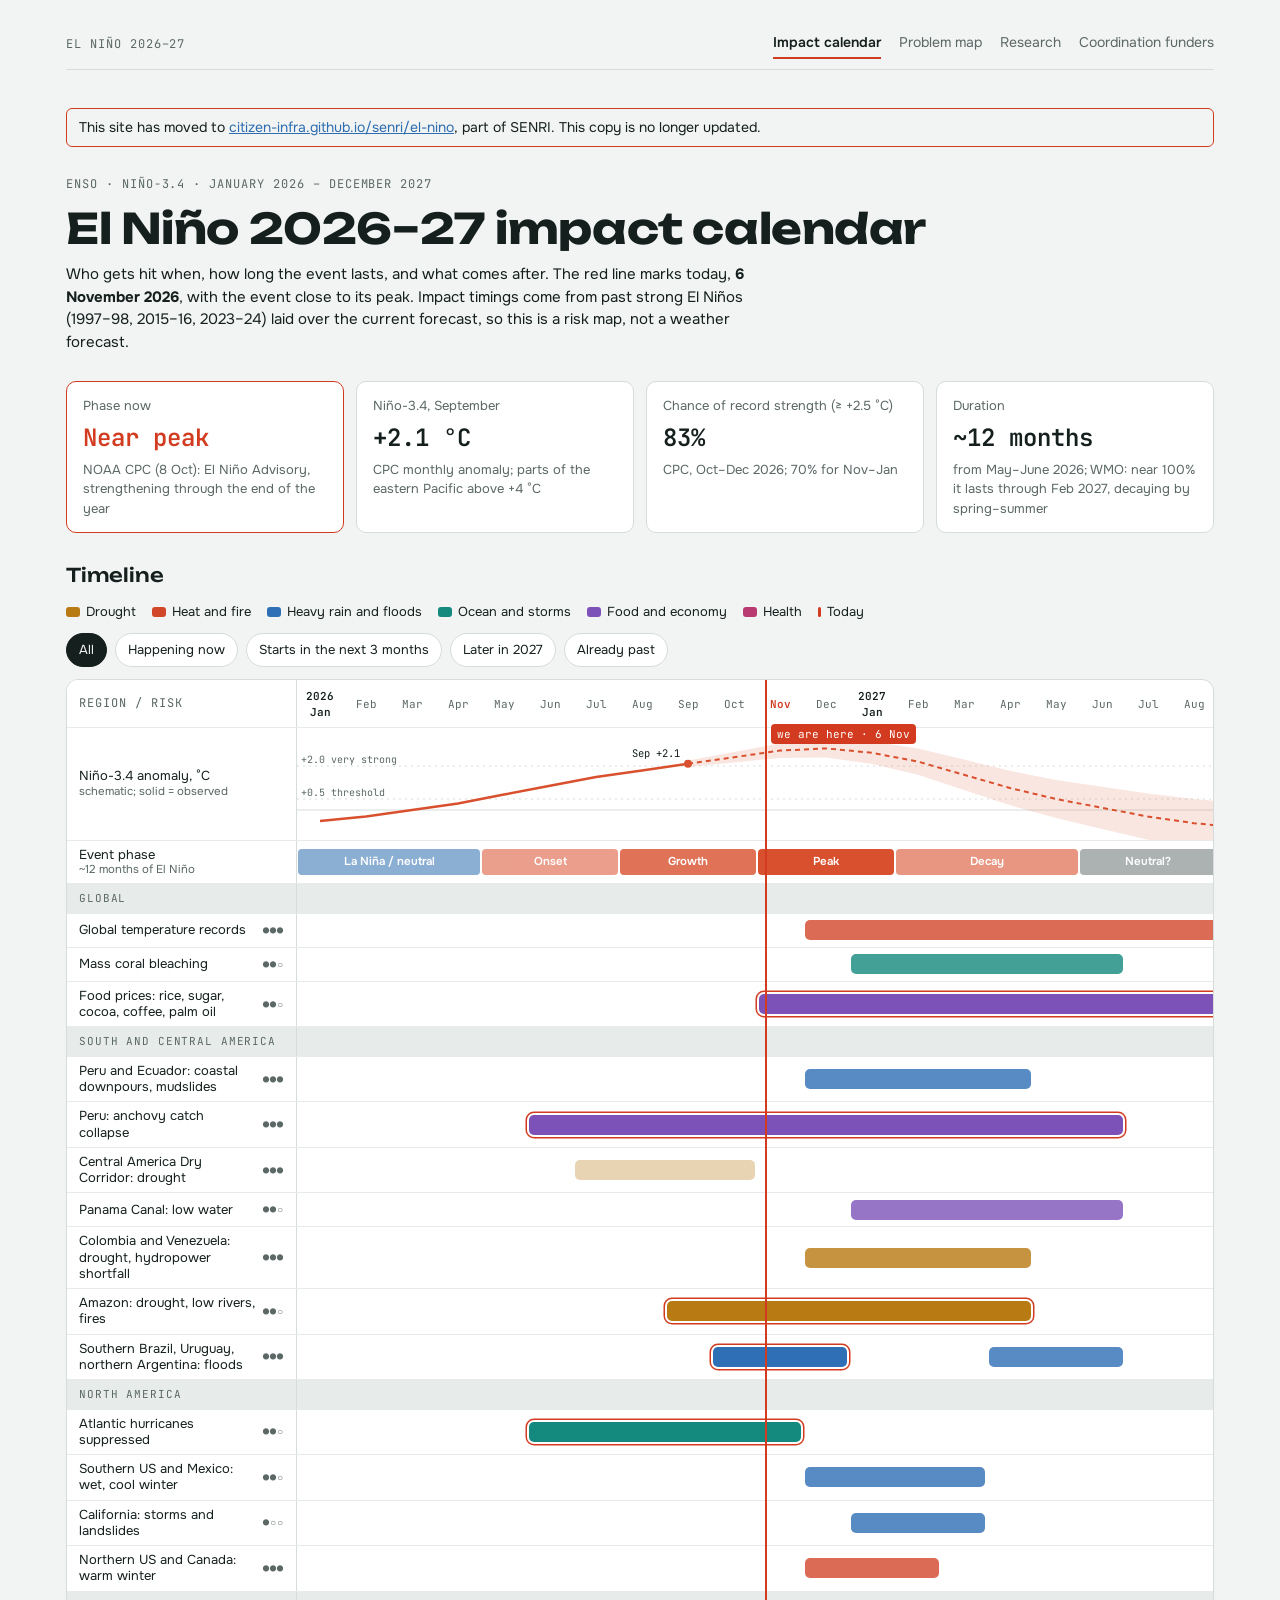
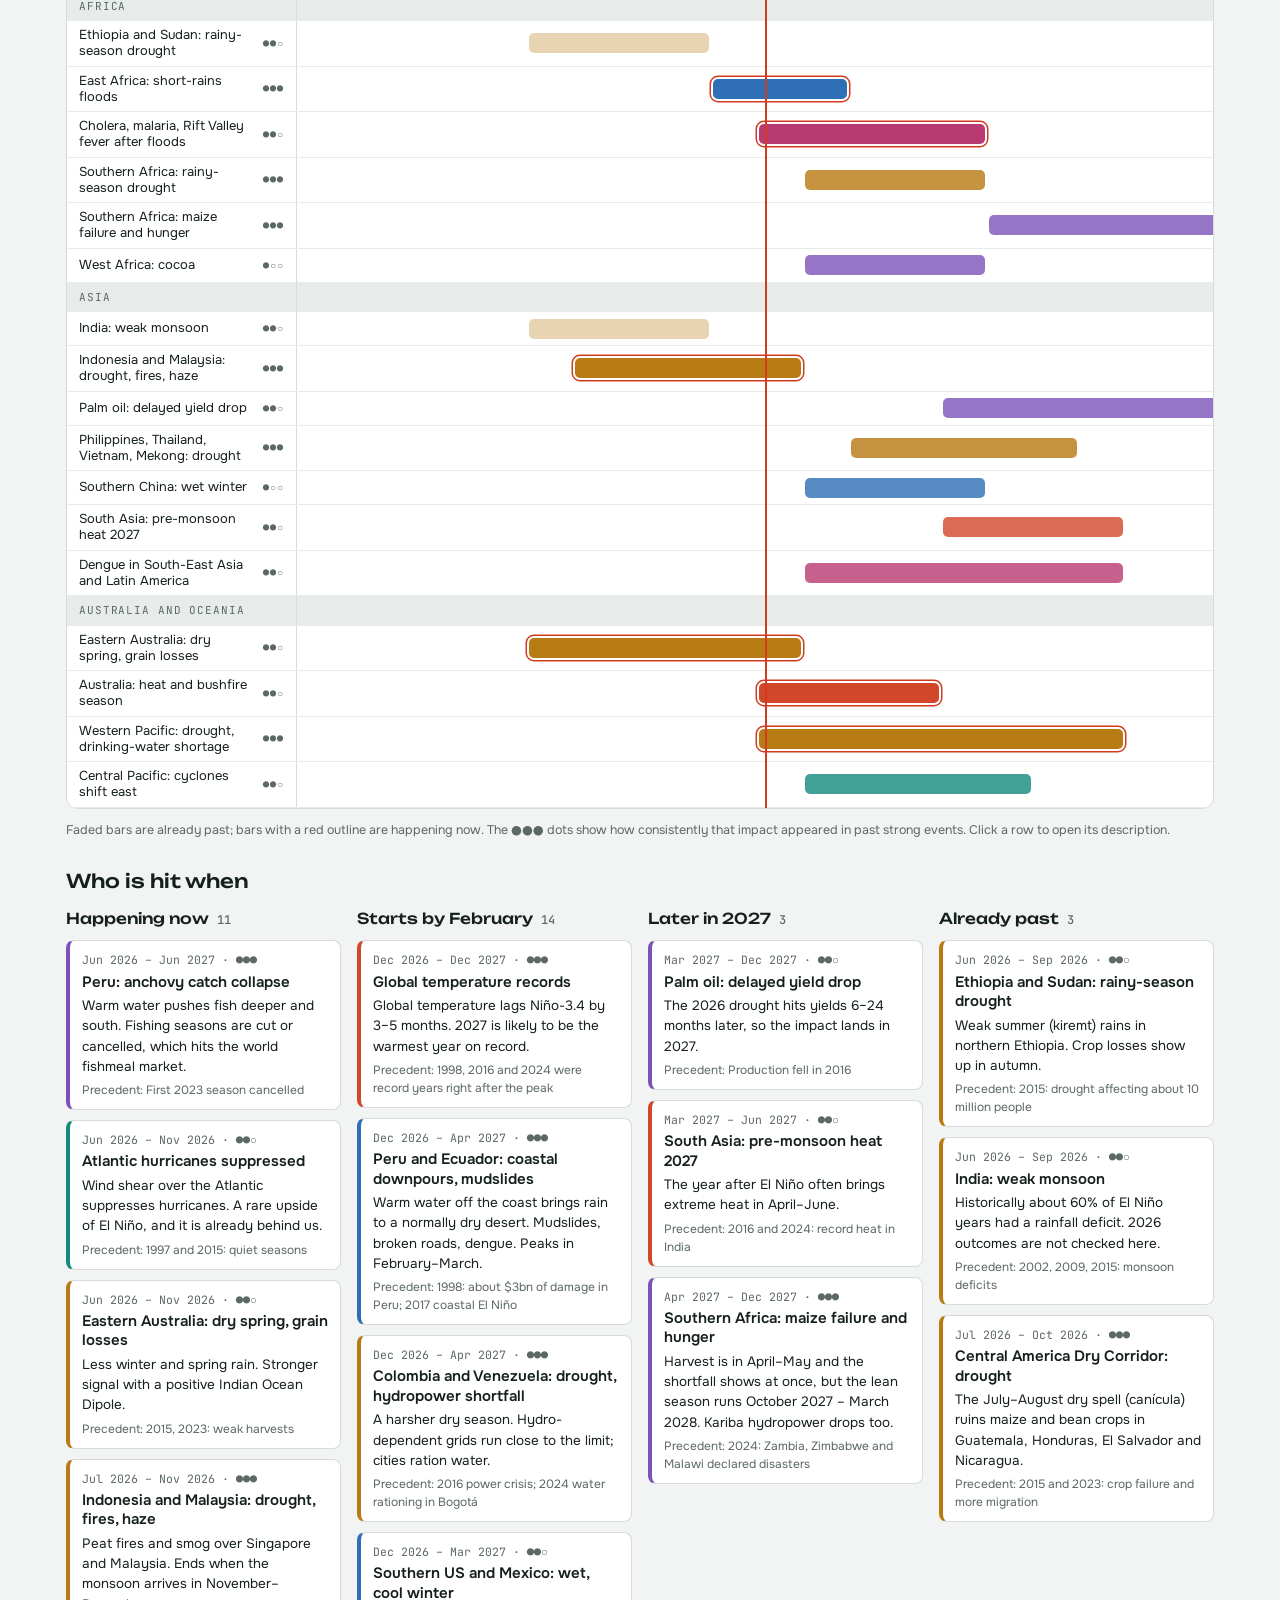
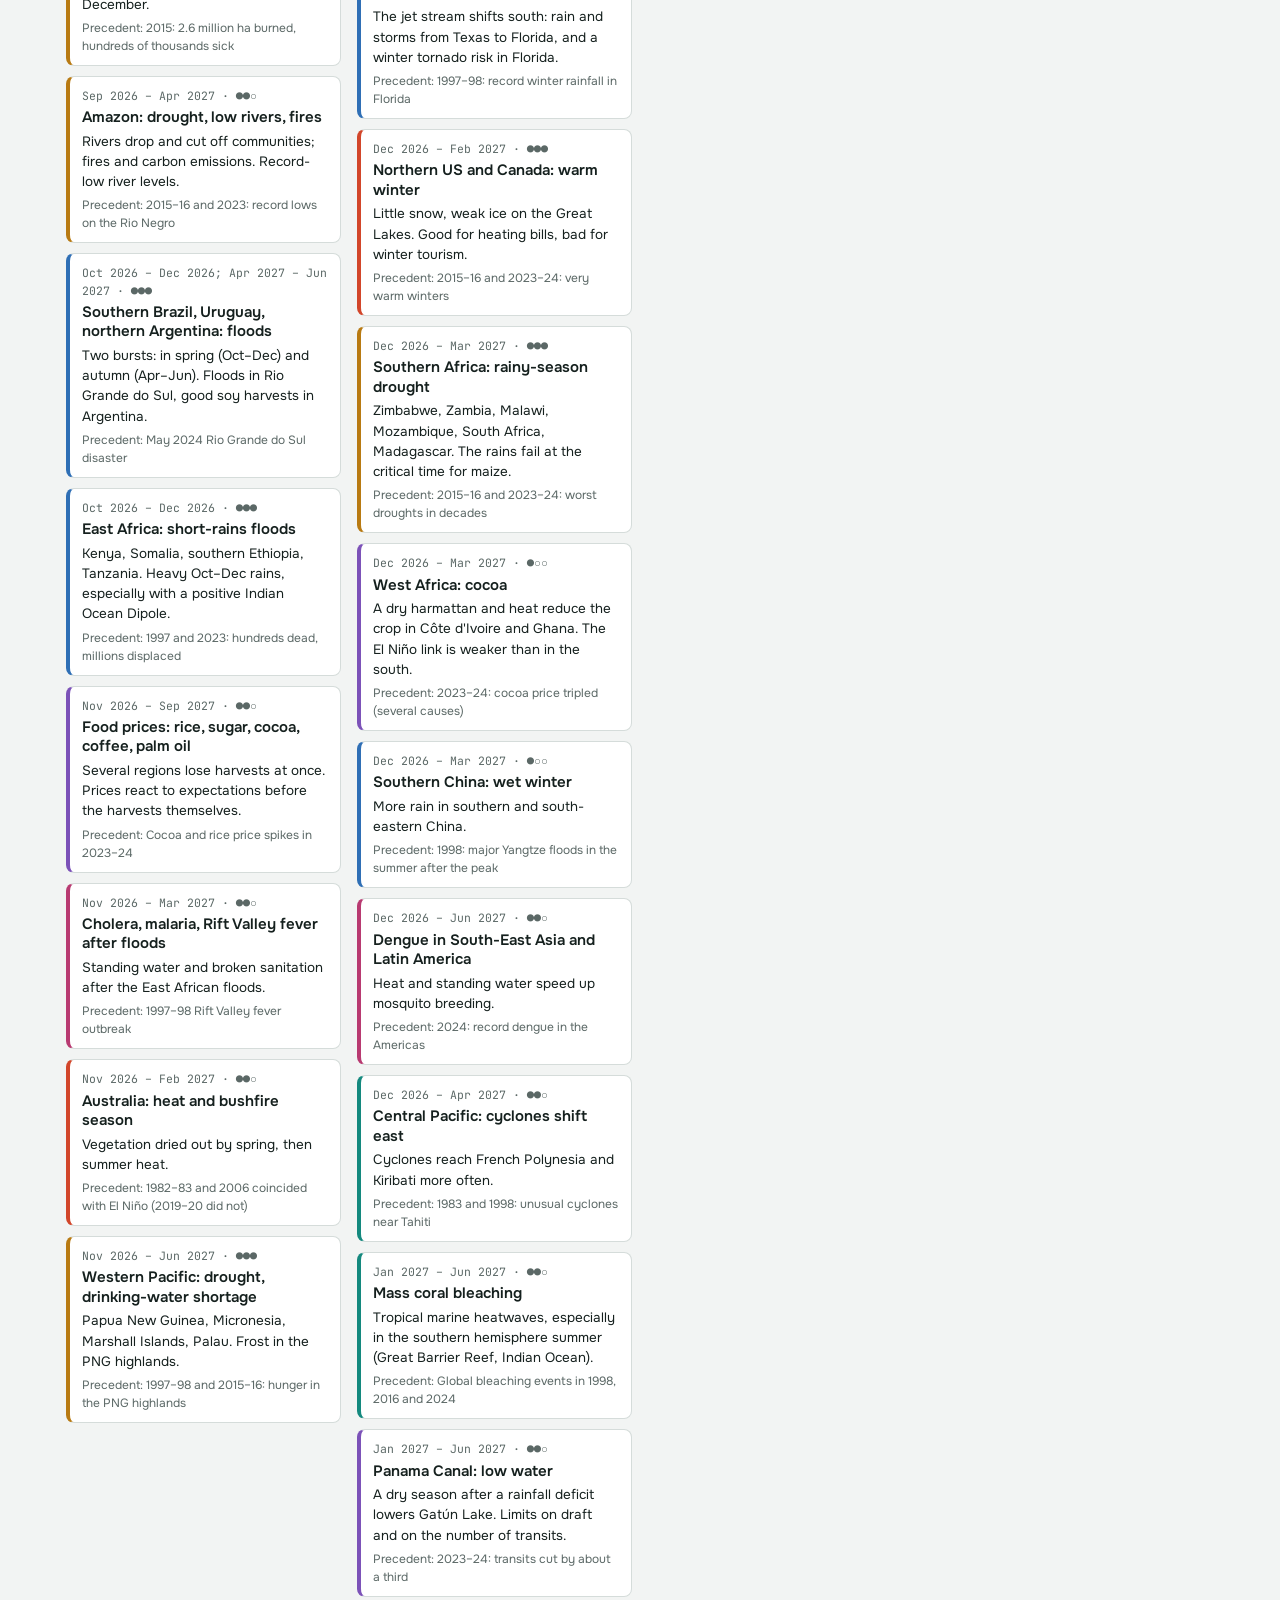
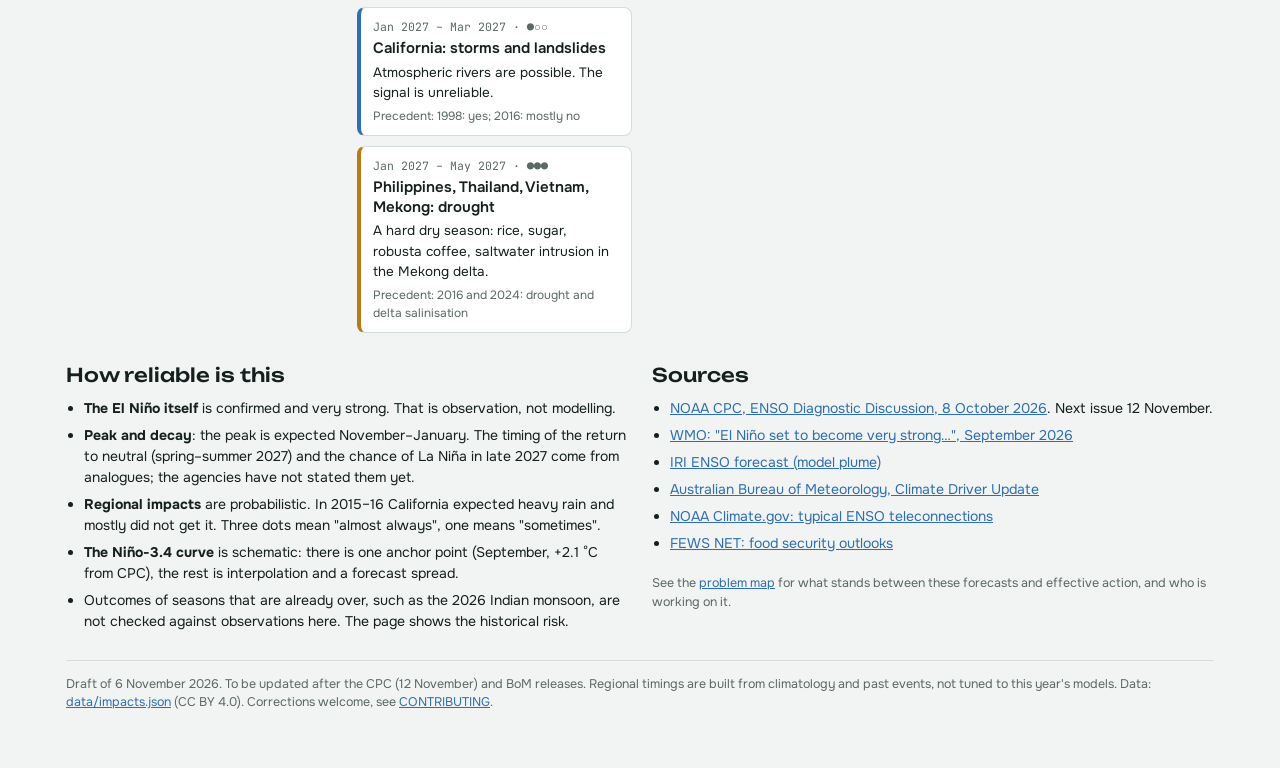
<file: index.html>
<!doctype html>
<html lang="en">
<head>
<meta charset="utf-8">
<meta name="viewport" content="width=device-width, initial-scale=1, viewport-fit=cover">
<title>El Niño 2026–27 Impact Calendar</title>
<meta name="description" content="When and where the 2026–27 El Niño hits: event phases and regional impacts on one timeline, with a marker for today.">
<link rel="preconnect" href="https://fonts.googleapis.com">
<link rel="preconnect" href="https://fonts.gstatic.com" crossorigin>
<link rel="stylesheet" href="https://fonts.googleapis.com/css2?family=Unbounded:wght@500;700&family=Onest:wght@400;500;600&family=JetBrains+Mono:wght@400;600&display=swap">
<link rel="stylesheet" href="calendar.css">
<link rel="stylesheet" href="nav.css">
</head>
<body>
<div class="wrap">
  <nav class="site-nav" aria-label="Site">
    <span class="brand">El Niño 2026–27</span>
    <a href="./" aria-current="page">Impact calendar</a>
    <a href="problems.html">Problem map</a>
    <a href="research.html">Research</a>
    <a href="funders.html">Coordination funders</a>
  </nav>
  <p class="moved-note">This site has moved to <a href="https://citizen-infra.github.io/senri/el-nino/">citizen-infra.github.io/senri/el-nino</a>, part of SENRI. This copy is no longer updated.</p>

  <header>
    <div class="eyebrow">ENSO · Niño-3.4 · January 2026 – December 2027</div>
    <h1>El Niño 2026–27 impact calendar</h1>
    <p class="lede">Who gets hit when, how long the event lasts, and what comes after. The red line marks today, <b id="asof-text">6 November 2026</b>, with the event close to its peak. Impact timings come from past strong El Niños (1997–98, 2015–16, 2023–24) laid over the current forecast, so this is a risk map, not a weather forecast.</p>
  </header>

  <div class="status">
    <div class="stat here"><span>Phase now</span><b>Near peak</b><span>NOAA CPC (8 Oct): El Niño Advisory, strengthening through the end of the year</span></div>
    <div class="stat"><span>Niño-3.4, September</span><b>+2.1 °C</b><span>CPC monthly anomaly; parts of the eastern Pacific above +4 °C</span></div>
    <div class="stat"><span>Chance of record strength (≥ +2.5 °C)</span><b>83%</b><span>CPC, Oct–Dec 2026; 70% for Nov–Jan</span></div>
    <div class="stat"><span>Duration</span><b>~12 months</b><span>from May–June 2026; WMO: near 100% it lasts through Feb 2027, decaying by spring–summer</span></div>
  </div>

  <section class="block">
    <h2>Timeline</h2>
    <div class="legend" id="legend"></div>
    <div class="filters" role="group" aria-label="Filter">
      <button type="button" id="f-all" data-f="all" aria-pressed="true">All</button>
      <button type="button" id="f-now" data-f="now" aria-pressed="false">Happening now</button>
      <button type="button" id="f-soon" data-f="soon" aria-pressed="false">Starts in the next 3 months</button>
      <button type="button" id="f-later" data-f="later" aria-pressed="false">Later in 2027</button>
      <button type="button" id="f-past" data-f="past" aria-pressed="false">Already past</button>
    </div>
    <div class="chart-box"><div class="scroller" id="scroller"><div class="grid" id="grid"><p class="loading">Loading data/impacts.json…</p></div></div></div>
    <div class="muted small">Faded bars are already past; bars with a red outline are happening now. The ●●● dots show how consistently that impact appeared in past strong events. Click a row to open its description.</div>
  </section>

  <section class="block">
    <h2>Who is hit when</h2>
    <div class="cards" id="cards"></div>
  </section>

  <div class="notes">
    <section>
      <h2>How reliable is this</h2>
      <ul>
        <li><b>The El Niño itself</b> is confirmed and very strong. That is observation, not modelling.</li>
        <li><b>Peak and decay</b>: the peak is expected November–January. The timing of the return to neutral (spring–summer 2027) and the chance of La Niña in late 2027 come from analogues; the agencies have not stated them yet.</li>
        <li><b>Regional impacts</b> are probabilistic. In 2015–16 California expected heavy rain and mostly did not get it. Three dots mean "almost always", one means "sometimes".</li>
        <li><b>The Niño-3.4 curve</b> is schematic: there is one anchor point (September, +2.1 °C from CPC), the rest is interpolation and a forecast spread.</li>
        <li>Outcomes of seasons that are already over, such as the 2026 Indian monsoon, are not checked against observations here. The page shows the historical risk.</li>
      </ul>
    </section>
    <section>
      <h2>Sources</h2>
      <ul>
        <li><a href="https://www.cpc.ncep.noaa.gov/products/analysis_monitoring/enso_advisory/ensodisc.shtml">NOAA CPC, ENSO Diagnostic Discussion, 8 October 2026</a>. Next issue 12 November.</li>
        <li><a href="https://wmo.int/media/news/el-nino-set-become-very-strong-raising-risks-of-extreme-weather-2027">WMO: "El Niño set to become very strong…", September 2026</a></li>
        <li><a href="https://iri.columbia.edu/our-expertise/climate/forecasts/enso/current/">IRI ENSO forecast (model plume)</a></li>
        <li><a href="http://www.bom.gov.au/climate/enso/">Australian Bureau of Meteorology, Climate Driver Update</a></li>
        <li><a href="https://www.climate.gov/enso">NOAA Climate.gov: typical ENSO teleconnections</a></li>
        <li><a href="https://fews.net/">FEWS NET: food security outlooks</a></li>
      </ul>
      <p class="small muted">See the <a href="problems.html">problem map</a> for what stands between these forecasts and effective action, and who is working on it.</p>
    </section>
  </div>

  <footer>Draft of 6 November 2026. To be updated after the CPC (12 November) and BoM releases. Regional timings are built from climatology and past events, not tuned to this year's models. Data: <a href="data/impacts.json">data/impacts.json</a> (CC BY 4.0). Corrections welcome, see <a href="https://github.com/MaxSemenchuk/el-nino-problem-map/blob/main/CONTRIBUTING.md">CONTRIBUTING</a>.</footer>
</div>
<script src="calendar.js"></script>
</body>
</html>
</file>
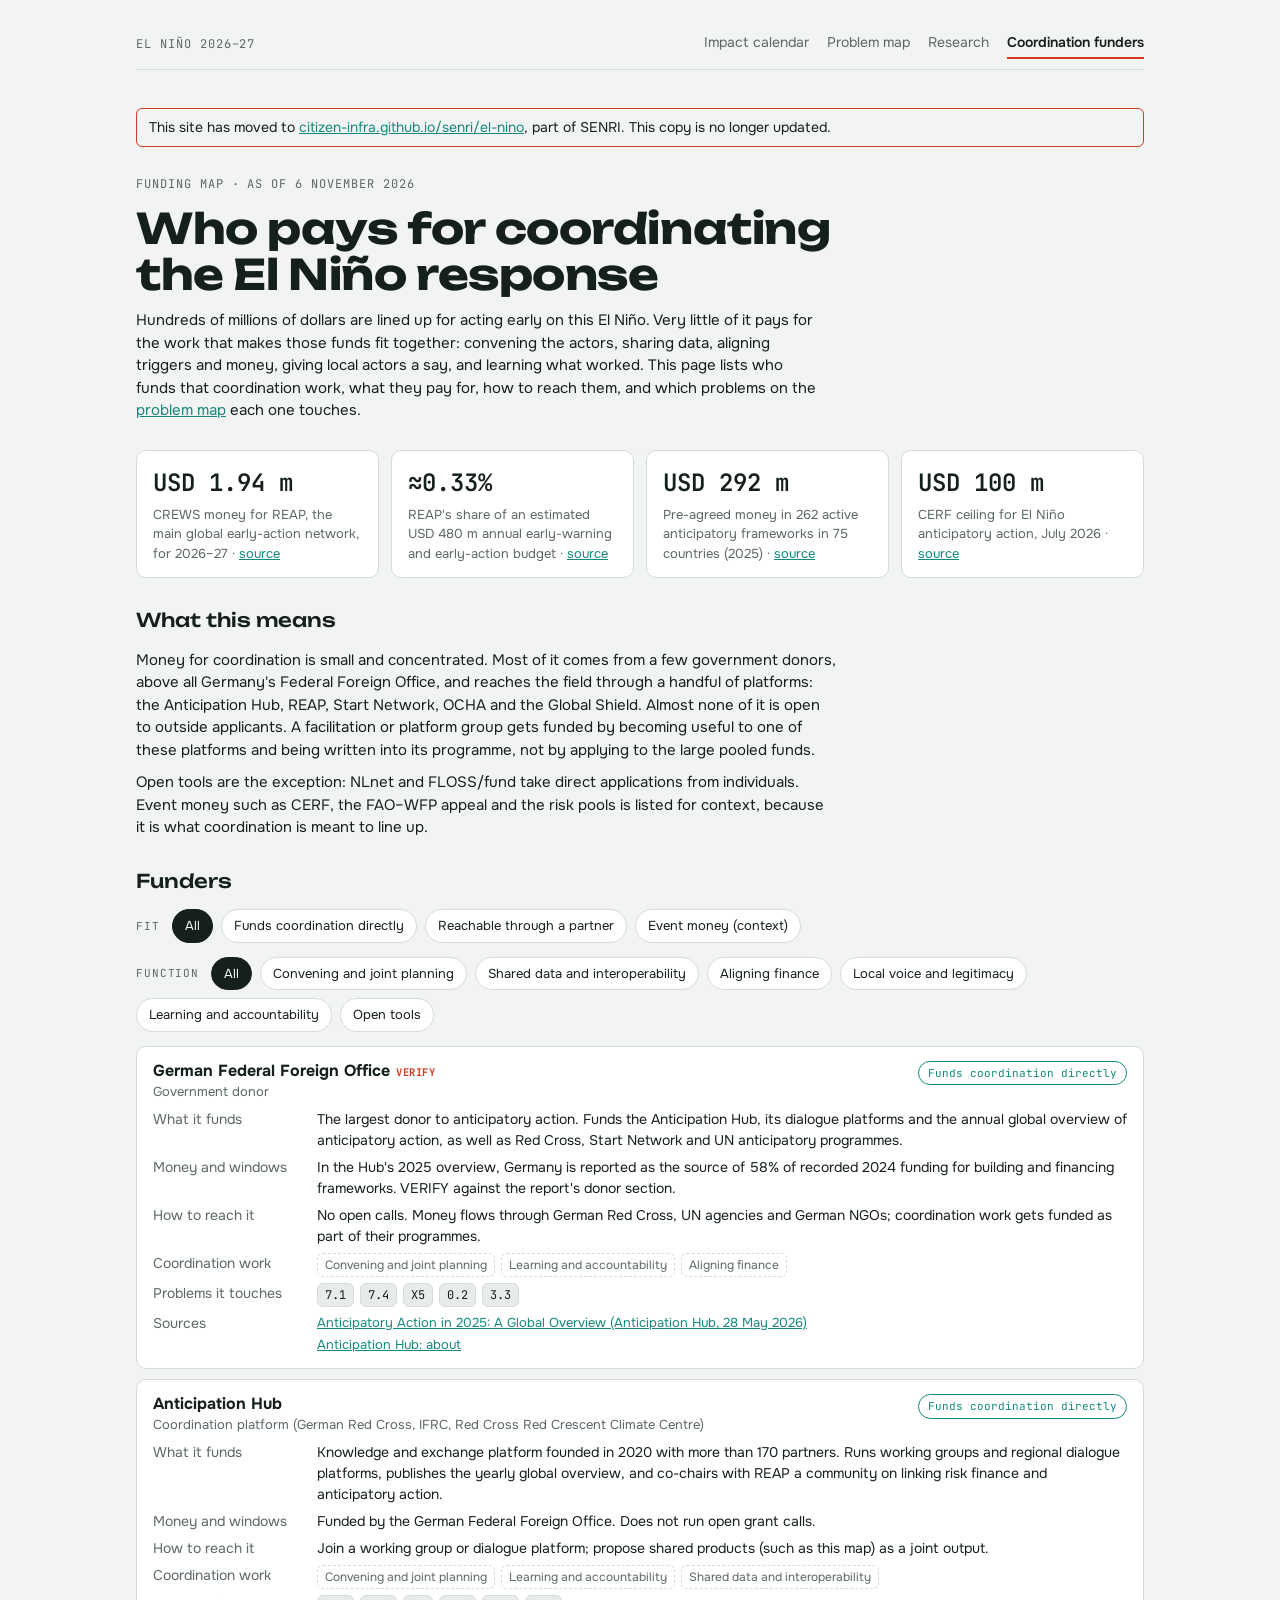
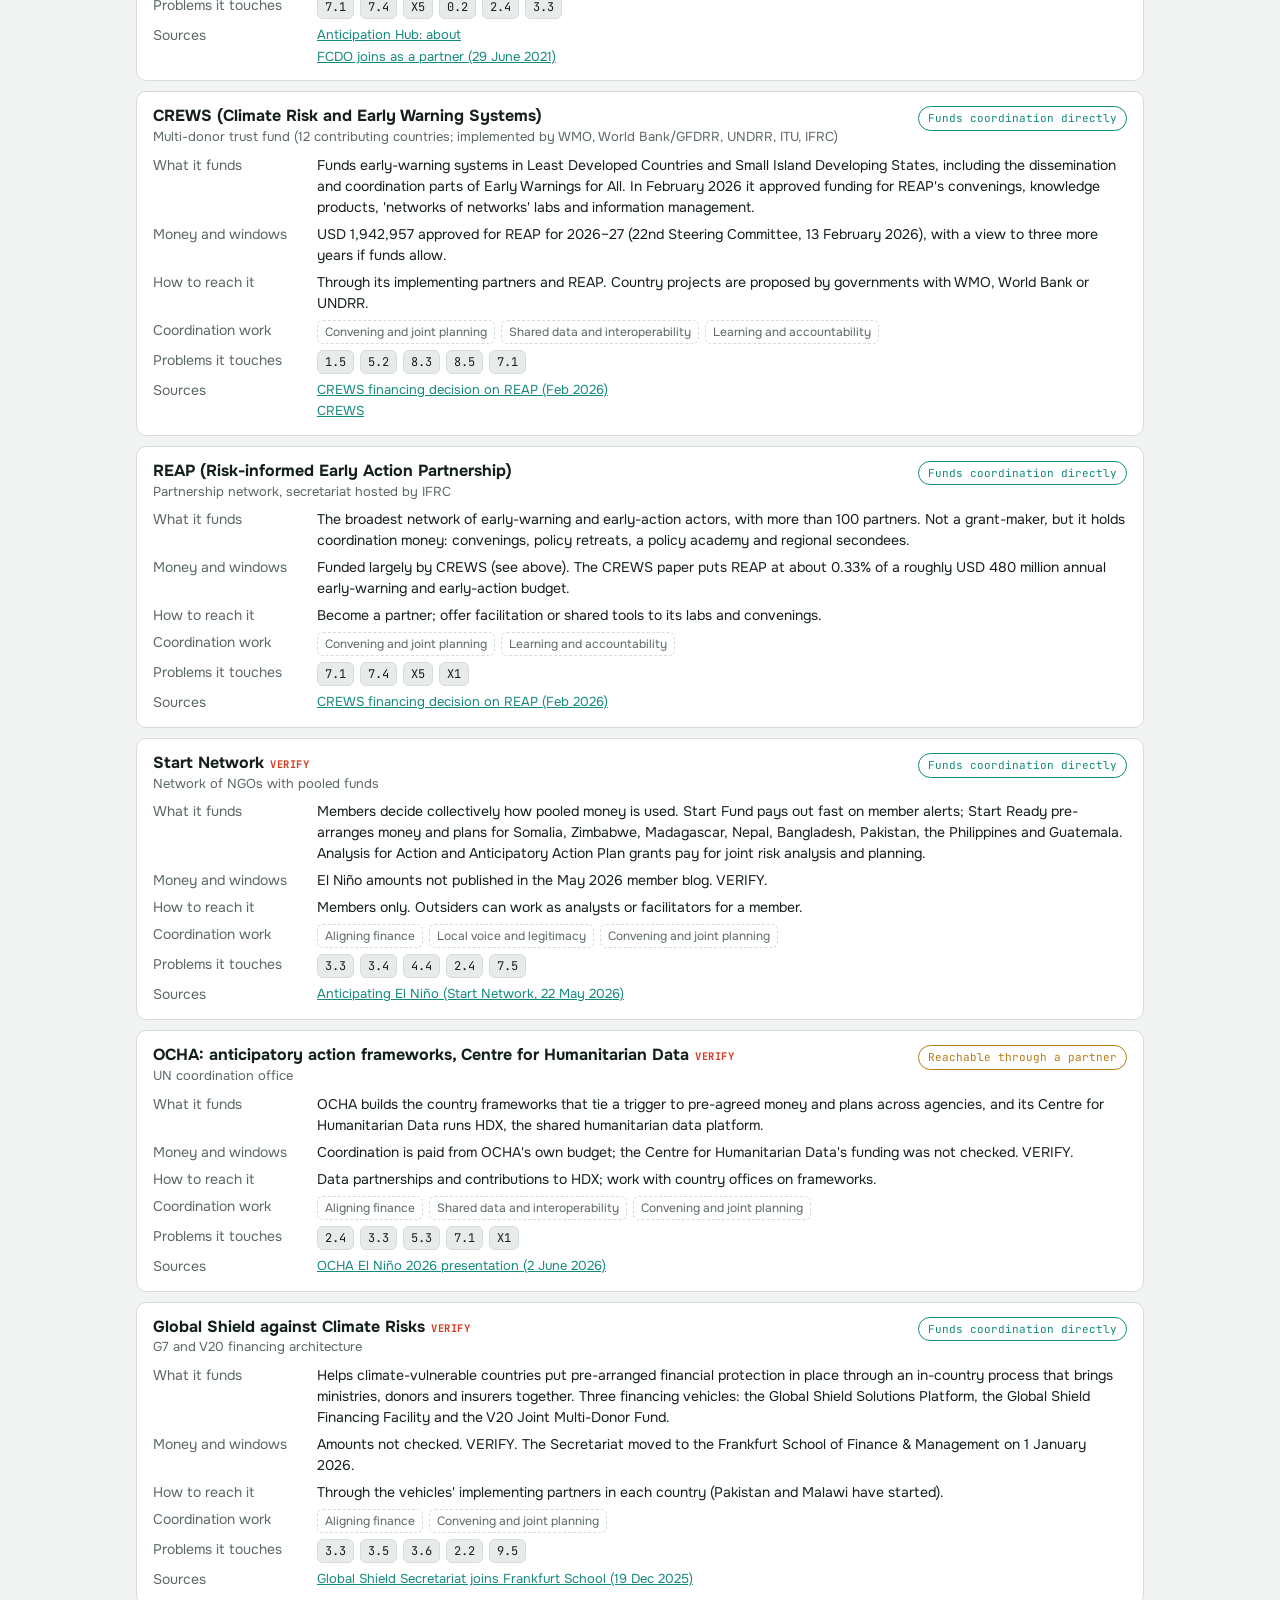
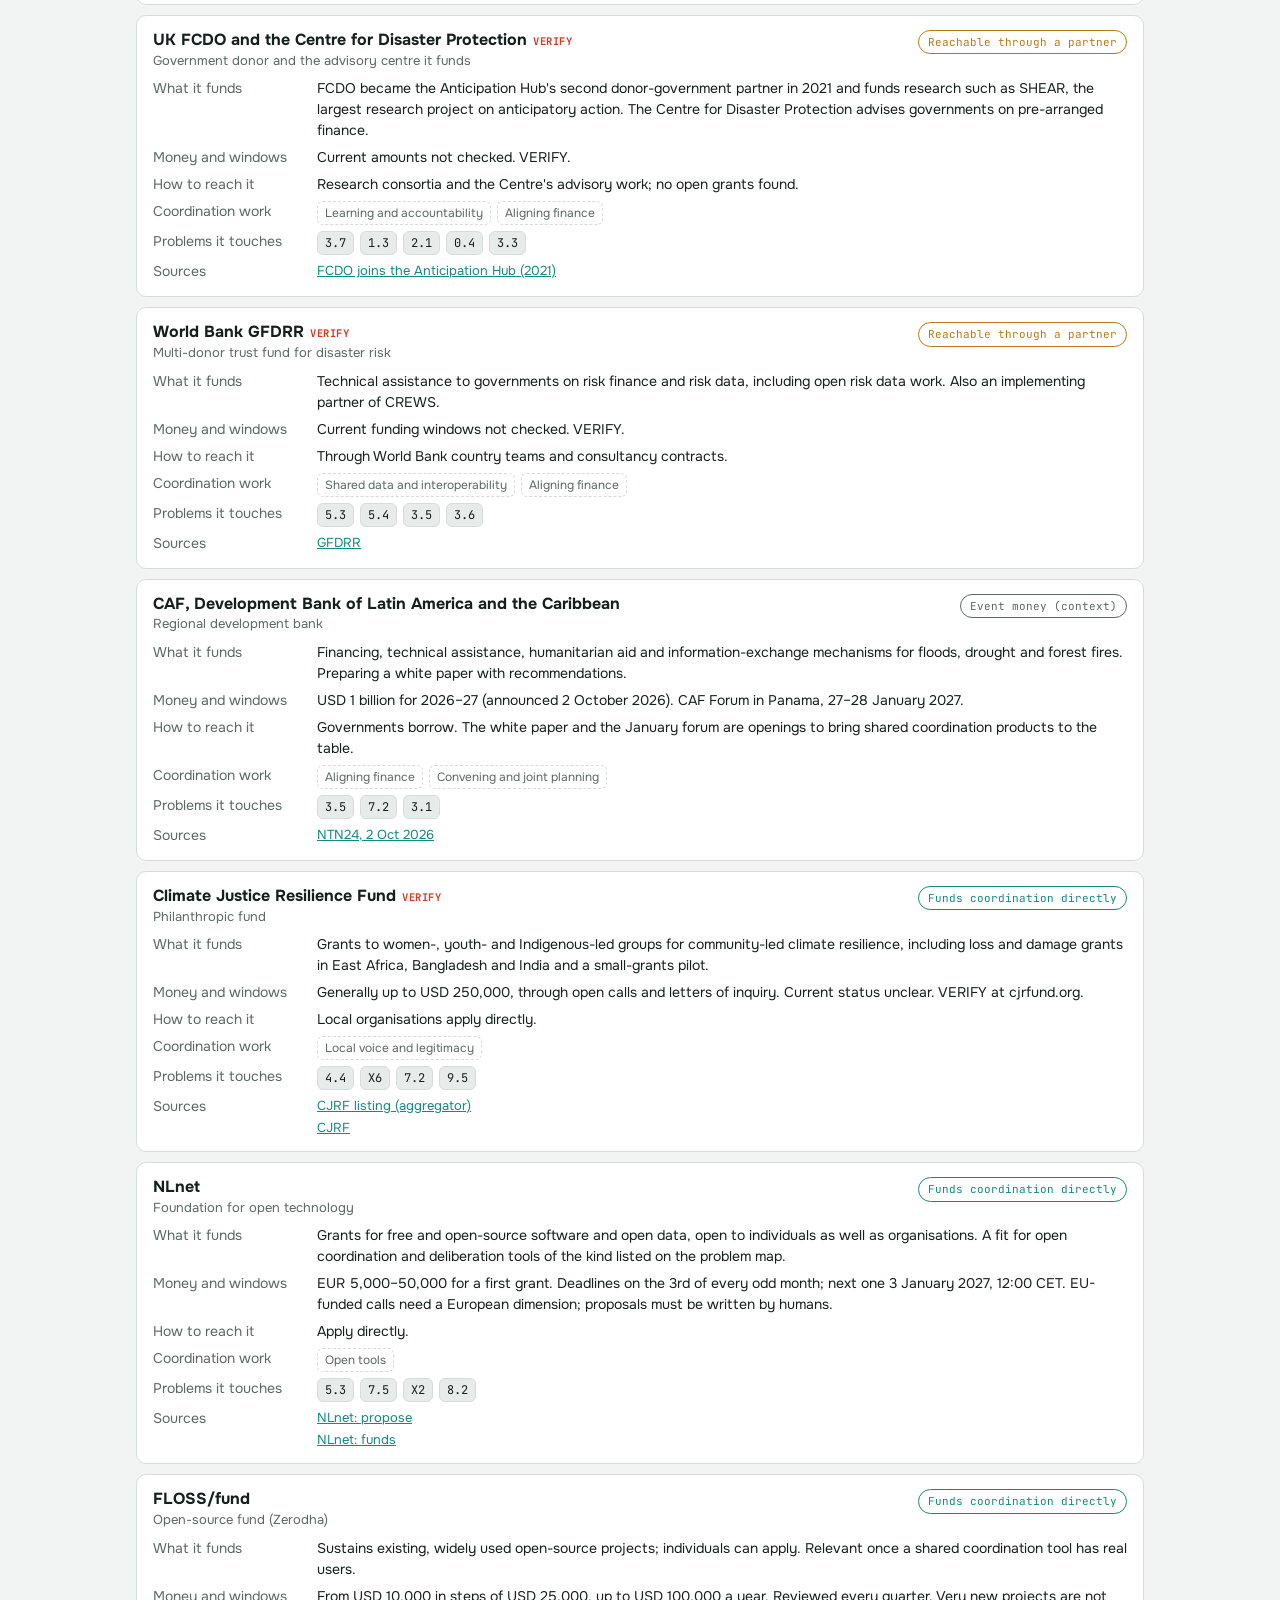
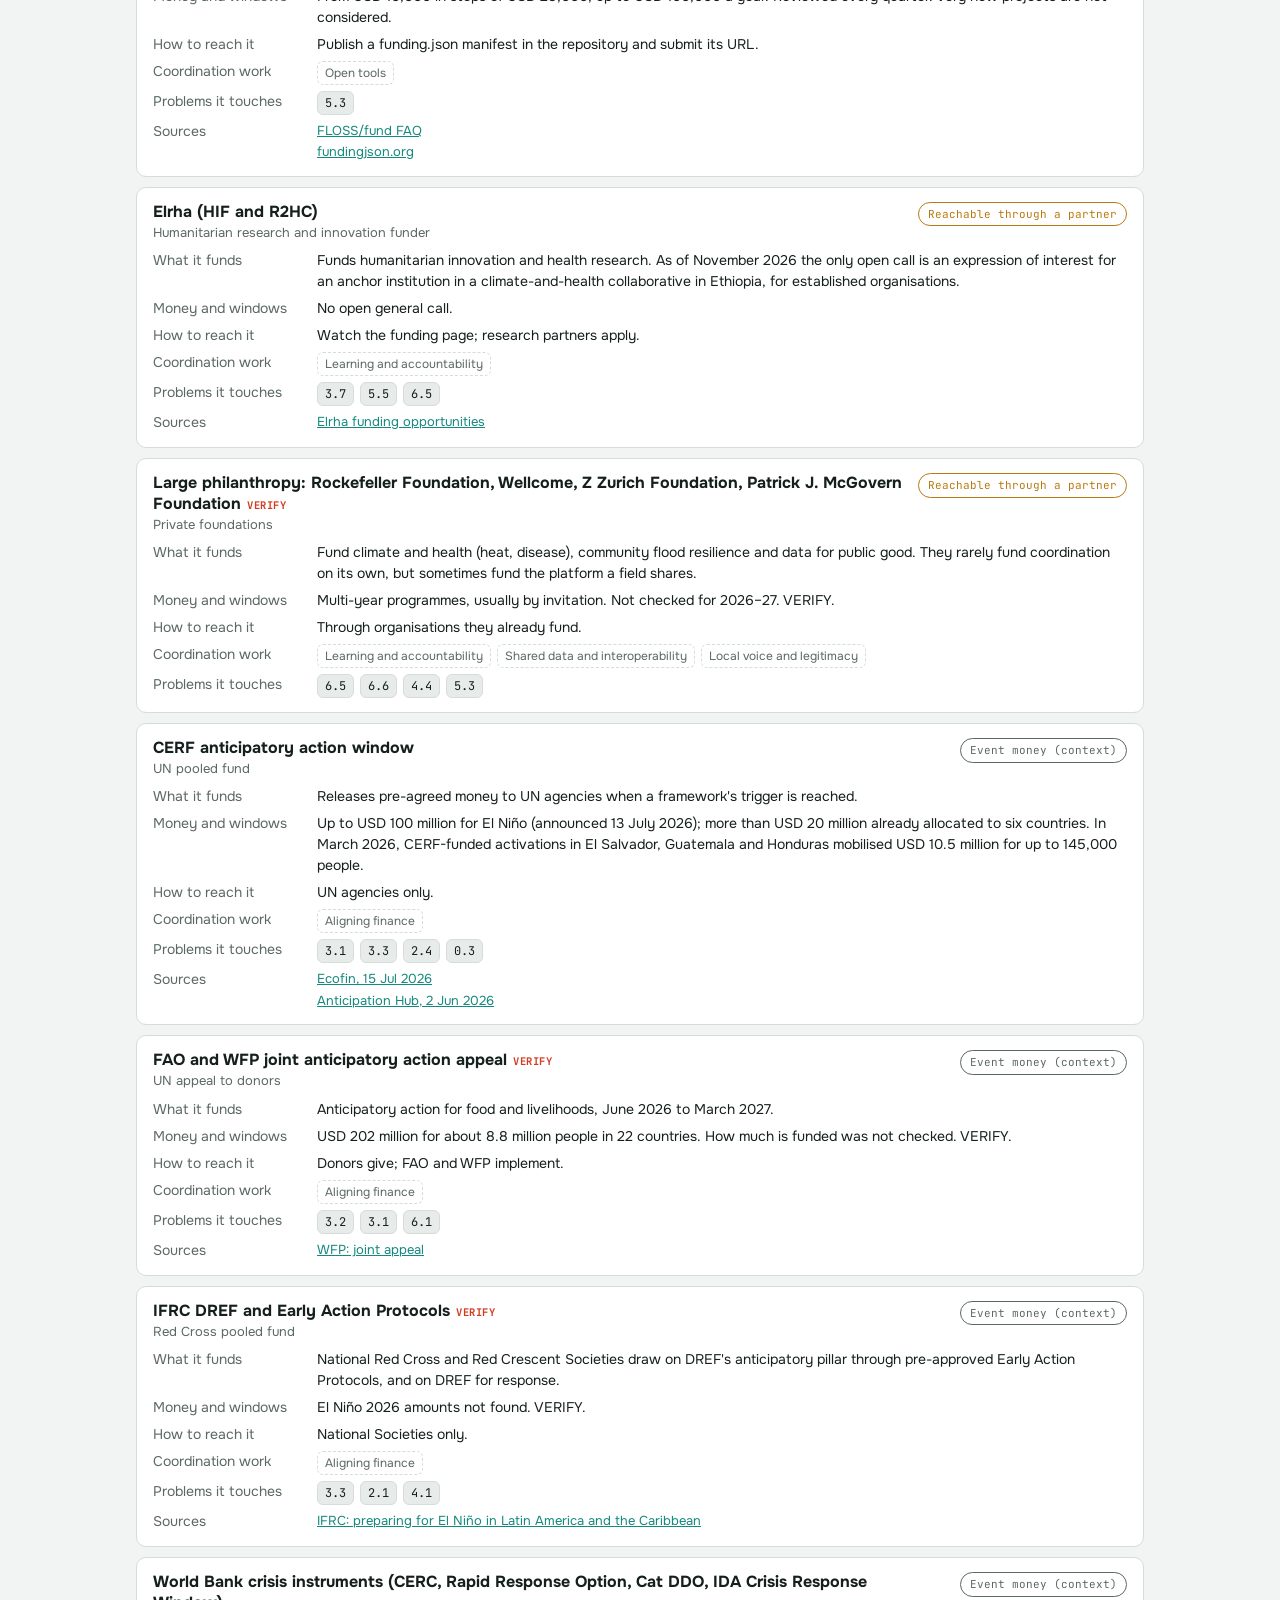
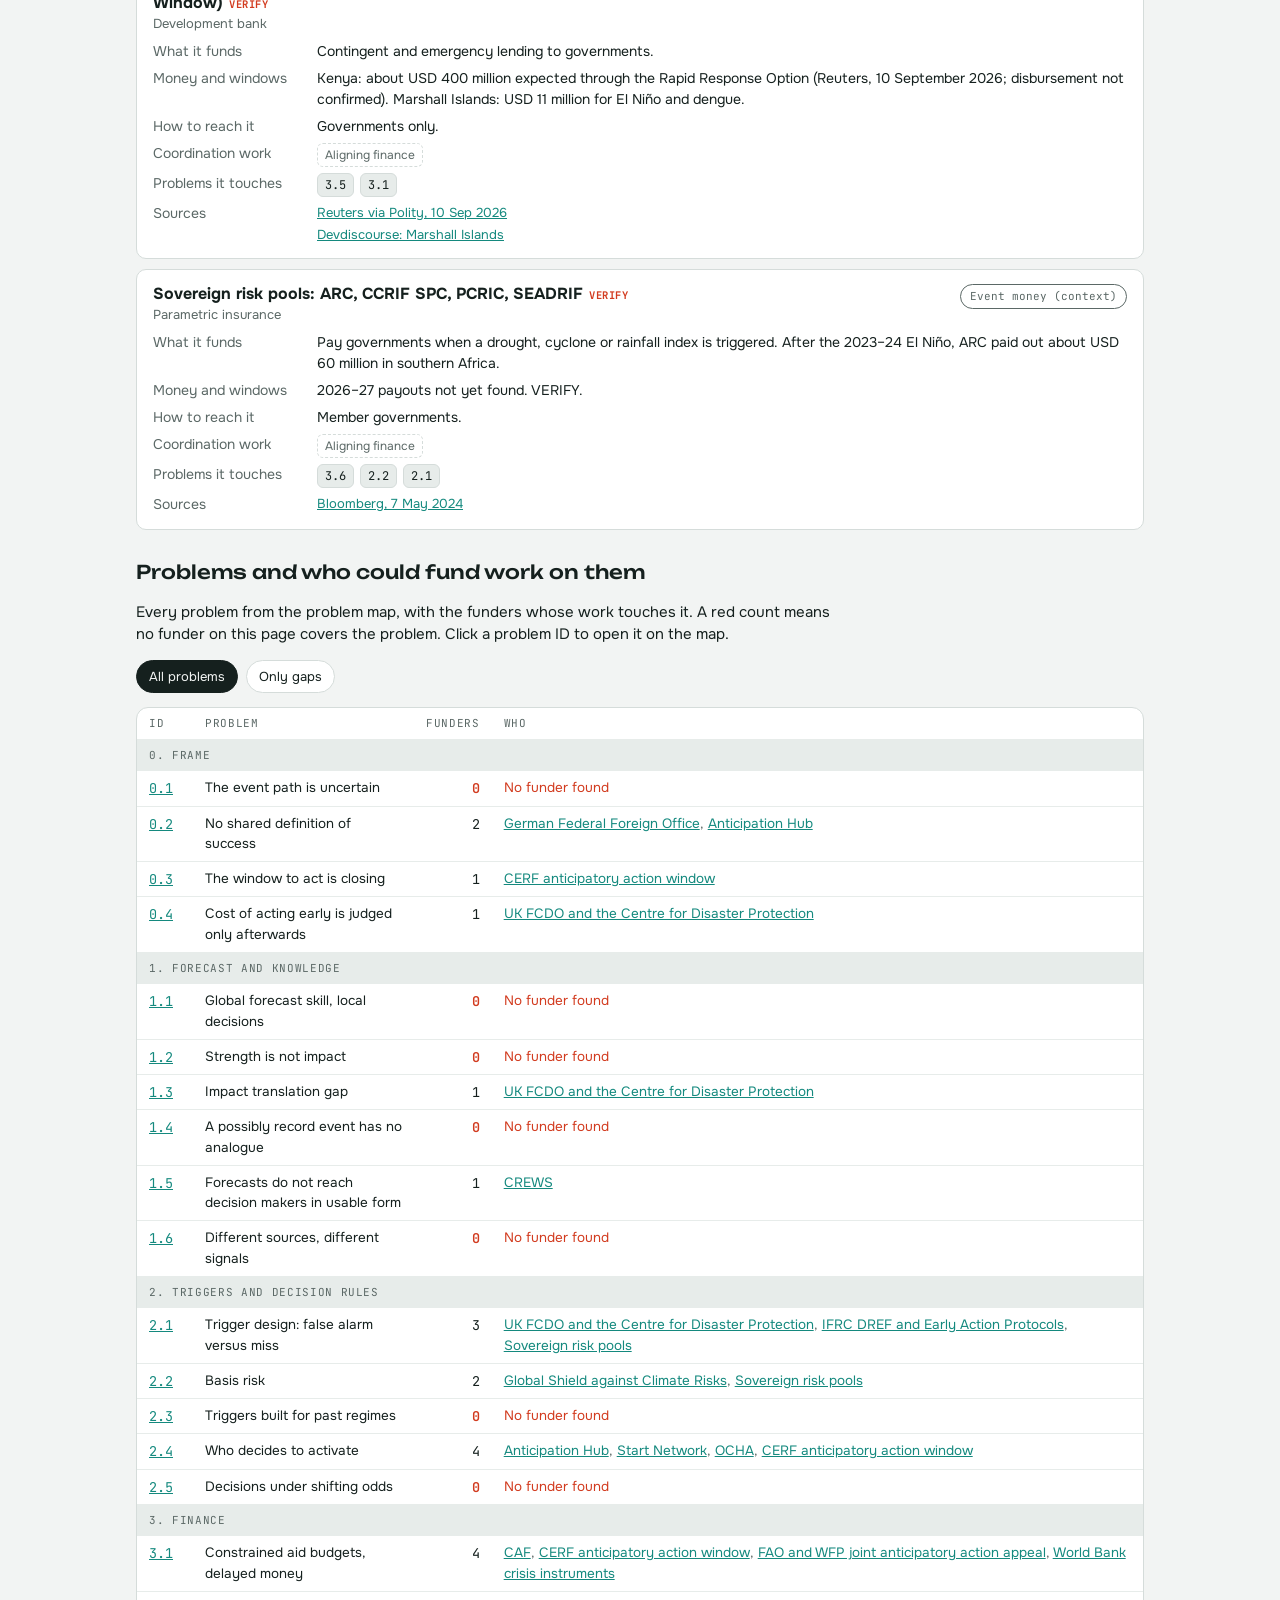
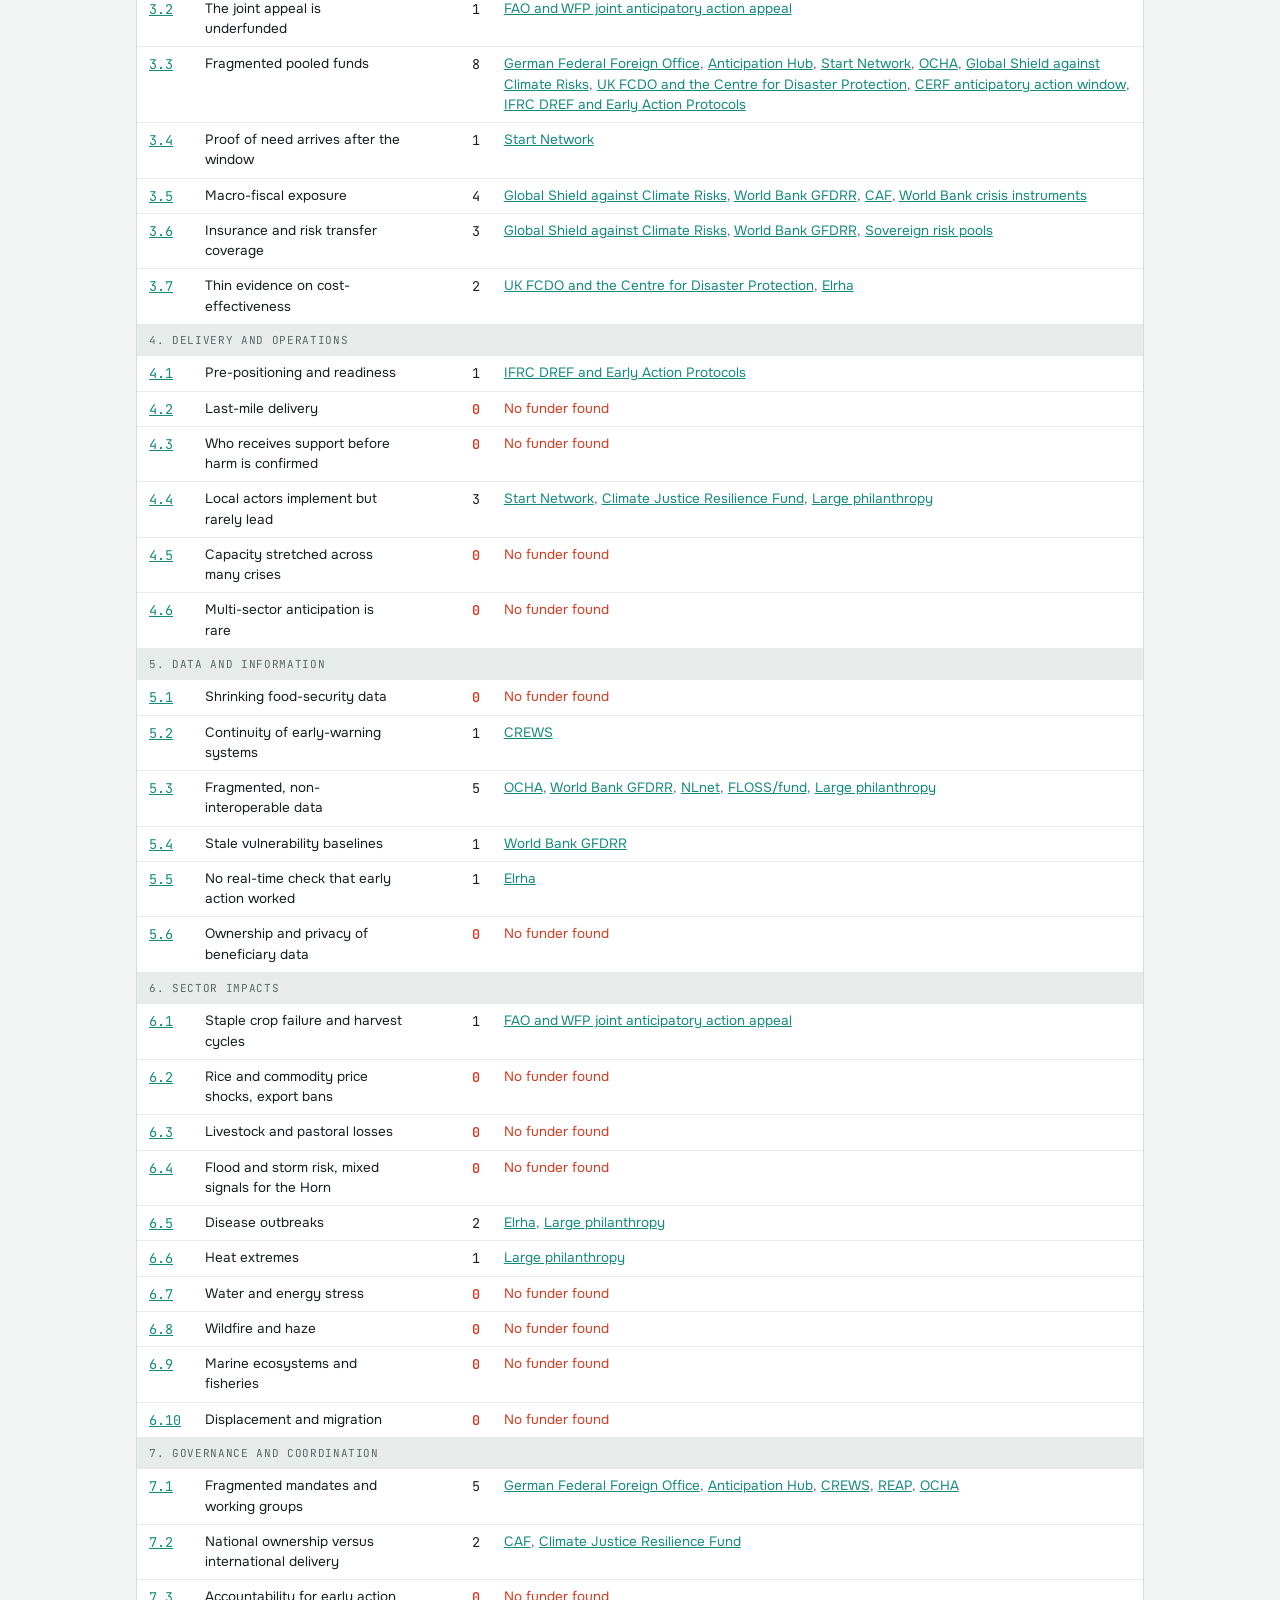
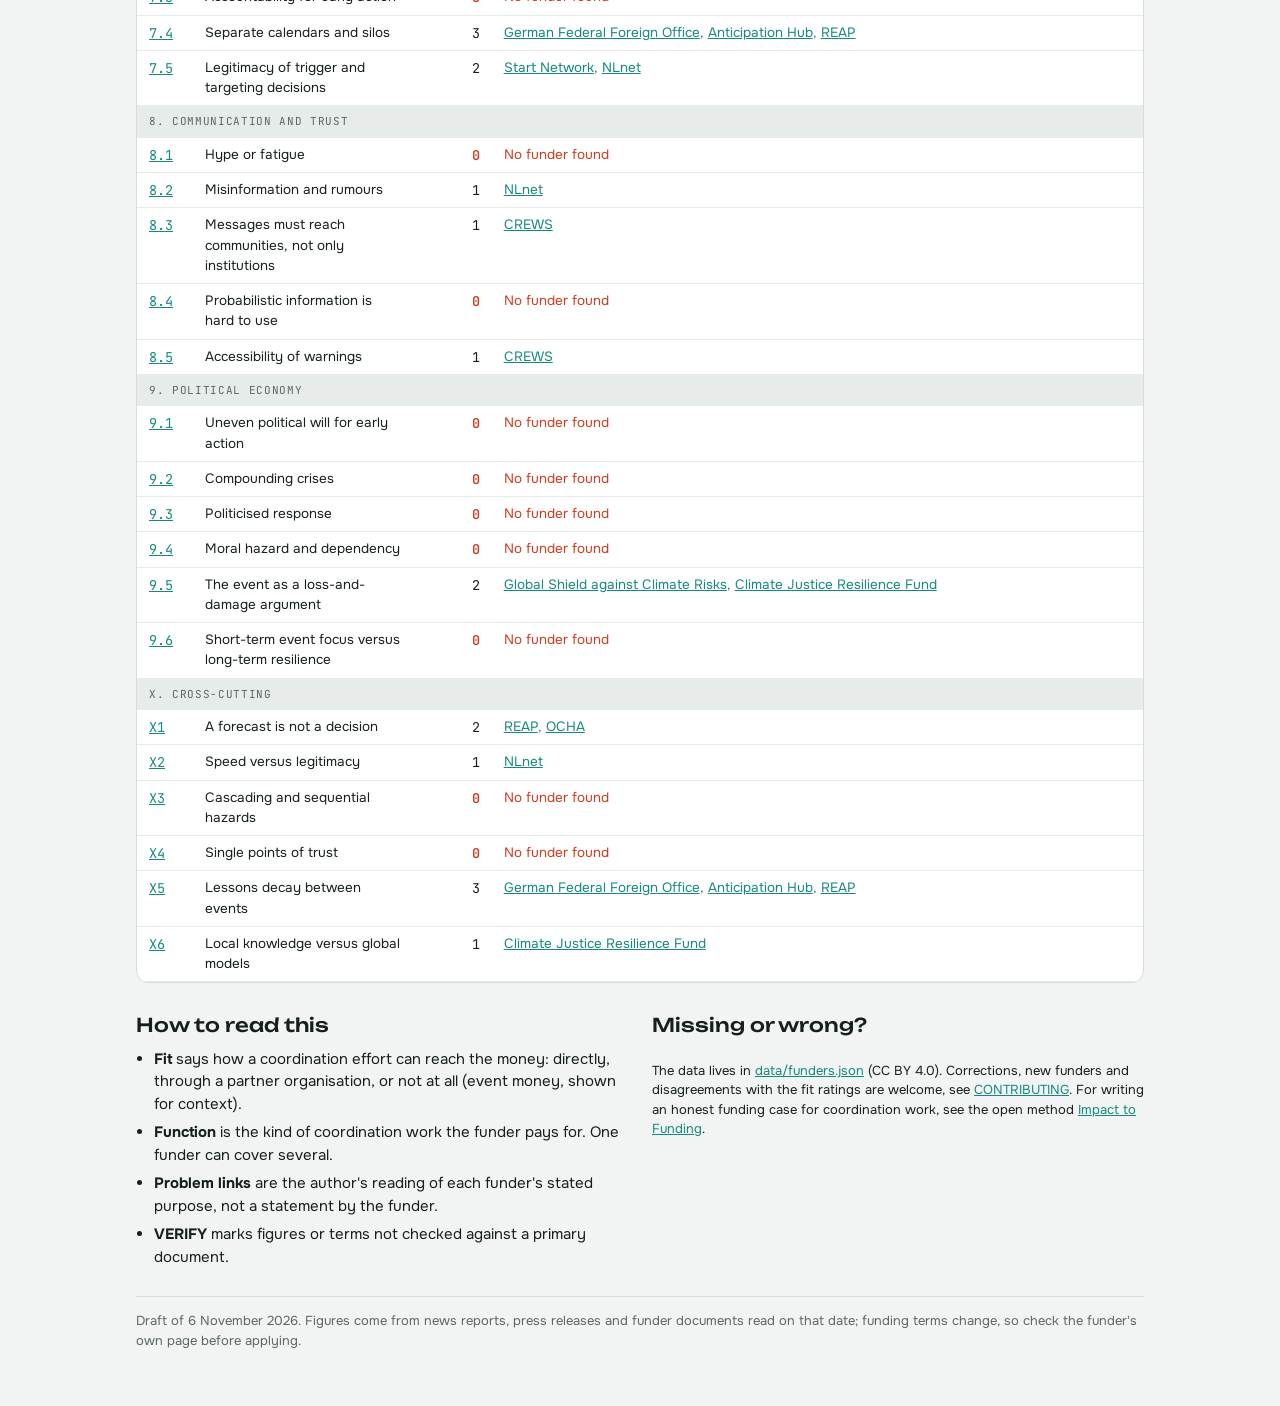
<file: funders.html>
<!doctype html>
<html lang="en">
<head>
<meta charset="utf-8">
<meta name="viewport" content="width=device-width, initial-scale=1, viewport-fit=cover">
<title>El Niño 2026–27 Coordination Funders</title>
<meta name="description" content="Who pays for coordinating the 2026–27 El Niño response: convening, shared data, aligned finance, local voice and learning, linked to the problems on the problem map.">
<link rel="preconnect" href="https://fonts.googleapis.com">
<link rel="preconnect" href="https://fonts.gstatic.com" crossorigin>
<link rel="stylesheet" href="https://fonts.googleapis.com/css2?family=Unbounded:wght@500;700&family=Onest:wght@400;500;600&family=JetBrains+Mono:wght@400;600&display=swap">
<link rel="stylesheet" href="funders.css">
<link rel="stylesheet" href="nav.css">
</head>
<body>
<div class="wrap">
  <nav class="site-nav" aria-label="Site">
    <span class="brand">El Niño 2026–27</span>
    <a href="./">Impact calendar</a>
    <a href="problems.html">Problem map</a>
    <a href="research.html">Research</a>
    <a href="funders.html" aria-current="page">Coordination funders</a>
  </nav>
  <p class="moved-note">This site has moved to <a href="https://citizen-infra.github.io/senri/el-nino/funders.html">citizen-infra.github.io/senri/el-nino</a>, part of SENRI. This copy is no longer updated.</p>

  <header>
    <div class="eyebrow">Funding map · as of 6 November 2026</div>
    <h1>Who pays for coordinating the El Niño response</h1>
    <p class="lede">Hundreds of millions of dollars are lined up for acting early on this El Niño. Very little of it pays for the work that makes those funds fit together: convening the actors, sharing data, aligning triggers and money, giving local actors a say, and learning what worked. This page lists who funds that coordination work, what they pay for, how to reach them, and which problems on the <a href="problems.html">problem map</a> each one touches.</p>
  </header>

  <div class="status" id="figures"></div>

  <section class="block">
    <h2>What this means</h2>
    <p class="prose">Money for coordination is small and concentrated. Most of it comes from a few government donors, above all Germany's Federal Foreign Office, and reaches the field through a handful of platforms: the Anticipation Hub, REAP, Start Network, OCHA and the Global Shield. Almost none of it is open to outside applicants. A facilitation or platform group gets funded by becoming useful to one of these platforms and being written into its programme, not by applying to the large pooled funds.</p>
    <p class="prose">Open tools are the exception: NLnet and FLOSS/fund take direct applications from individuals. Event money such as CERF, the FAO–WFP appeal and the risk pools is listed for context, because it is what coordination is meant to line up.</p>
  </section>

  <section class="block">
    <h2>Funders</h2>
    <div class="filters" role="group" aria-label="Filter by fit" id="fit-filters"><span class="lab">Fit</span></div>
    <div class="filters" role="group" aria-label="Filter by coordination function" id="fn-filters"><span class="lab">Function</span></div>
    <div class="flist" id="list"></div>
  </section>

  <section class="block">
    <h2>Problems and who could fund work on them</h2>
    <p class="prose">Every problem from the problem map, with the funders whose work touches it. A red count means no funder on this page covers the problem. Click a problem ID to open it on the map.</p>
    <div class="filters" role="group" aria-label="Show" id="cov-filters">
      <button type="button" id="cov-all" data-c="all" aria-pressed="true">All problems</button>
      <button type="button" id="cov-gaps" data-c="gaps" aria-pressed="false">Only gaps</button>
    </div>
    <div class="cov"><table><thead><tr><th>ID</th><th>Problem</th><th>Funders</th><th>Who</th></tr></thead><tbody id="cov"></tbody></table></div>
  </section>

  <div class="notes">
    <section>
      <h2>How to read this</h2>
      <ul>
        <li><b>Fit</b> says how a coordination effort can reach the money: directly, through a partner organisation, or not at all (event money, shown for context).</li>
        <li><b>Function</b> is the kind of coordination work the funder pays for. One funder can cover several.</li>
        <li><b>Problem links</b> are the author's reading of each funder's stated purpose, not a statement by the funder.</li>
        <li><b>VERIFY</b> marks figures or terms not checked against a primary document.</li>
      </ul>
    </section>
    <section>
      <h2>Missing or wrong?</h2>
      <p class="small">The data lives in <a href="data/funders.json">data/funders.json</a> (CC BY 4.0). Corrections, new funders and disagreements with the fit ratings are welcome, see <a href="https://github.com/MaxSemenchuk/el-nino-problem-map/blob/main/CONTRIBUTING.md">CONTRIBUTING</a>. For writing an honest funding case for coordination work, see the open method <a href="https://github.com/zhiganov/impact-to-funding">Impact to Funding</a>.</p>
    </section>
  </div>

  <footer>Draft of 6 November 2026. Figures come from news reports, press releases and funder documents read on that date; funding terms change, so check the funder's own page before applying.</footer>
</div>
<script src="funders.js"></script>
</body>
</html>
</file>
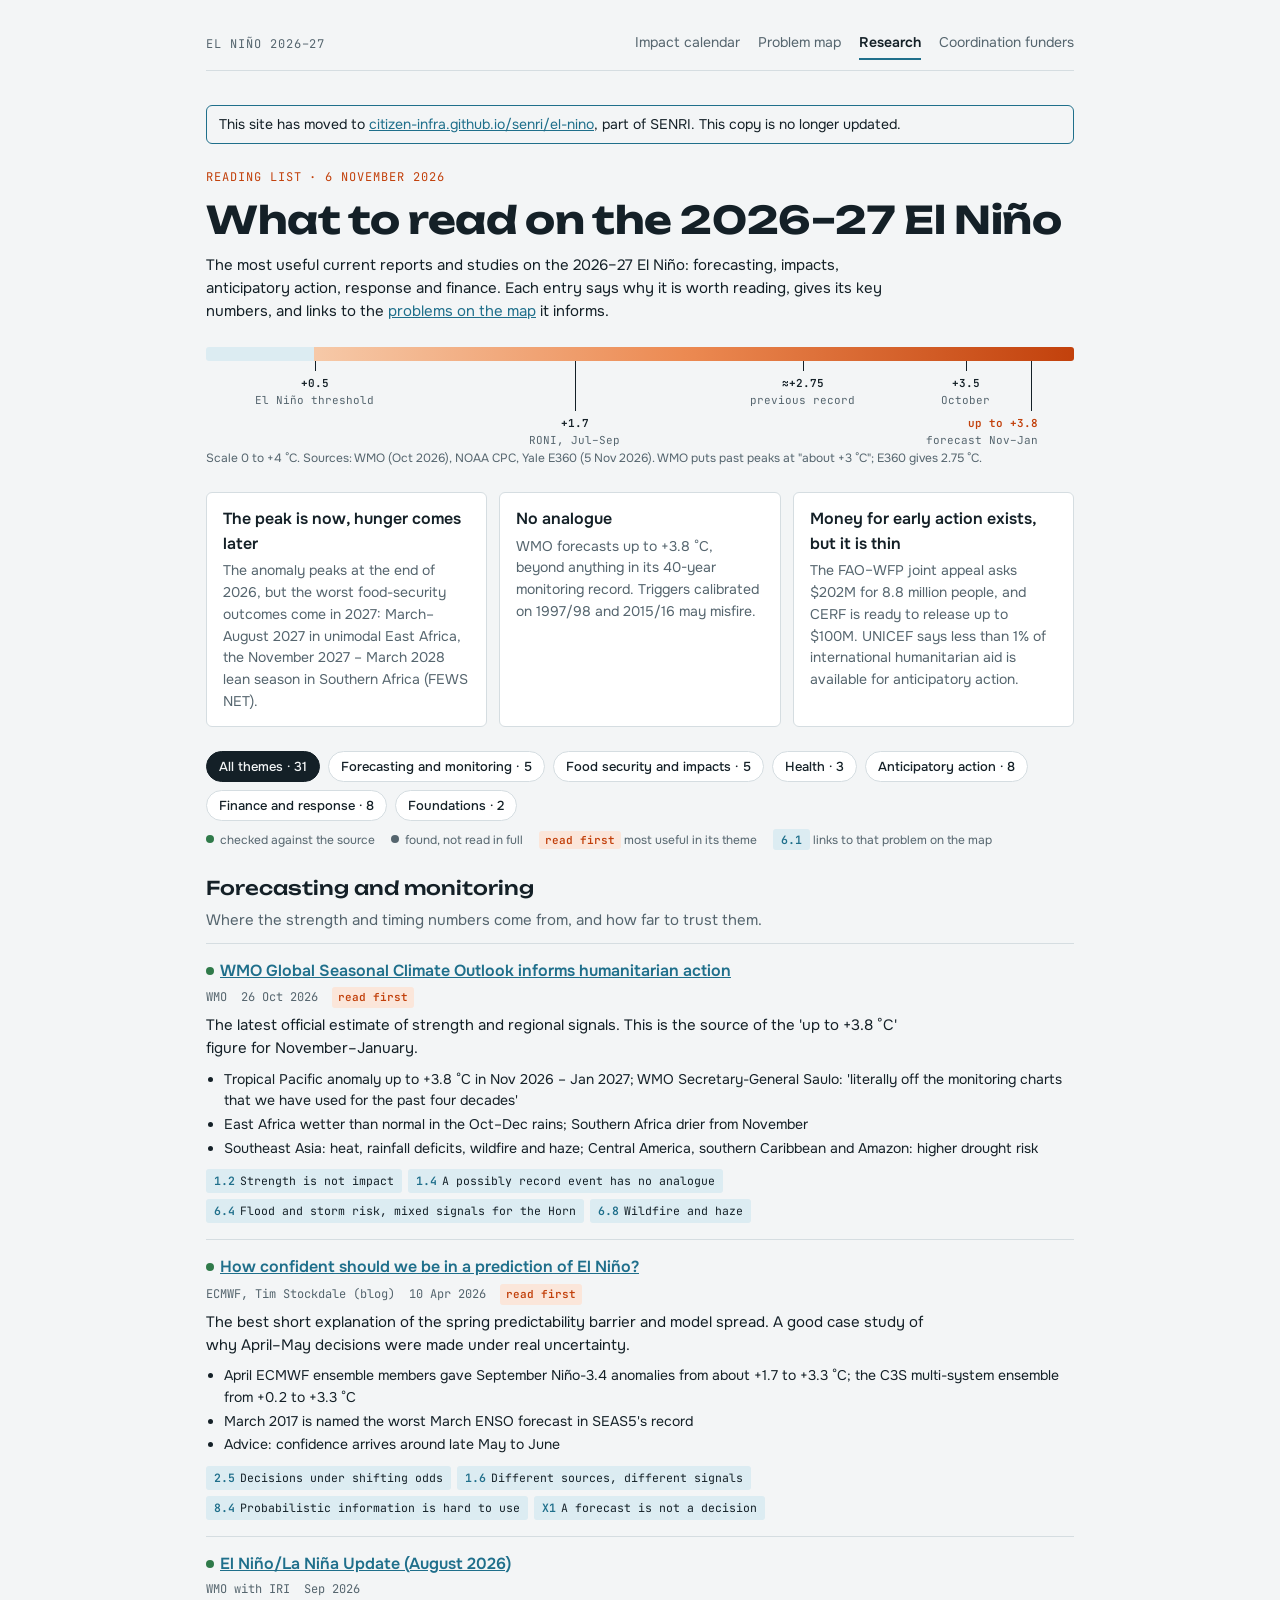
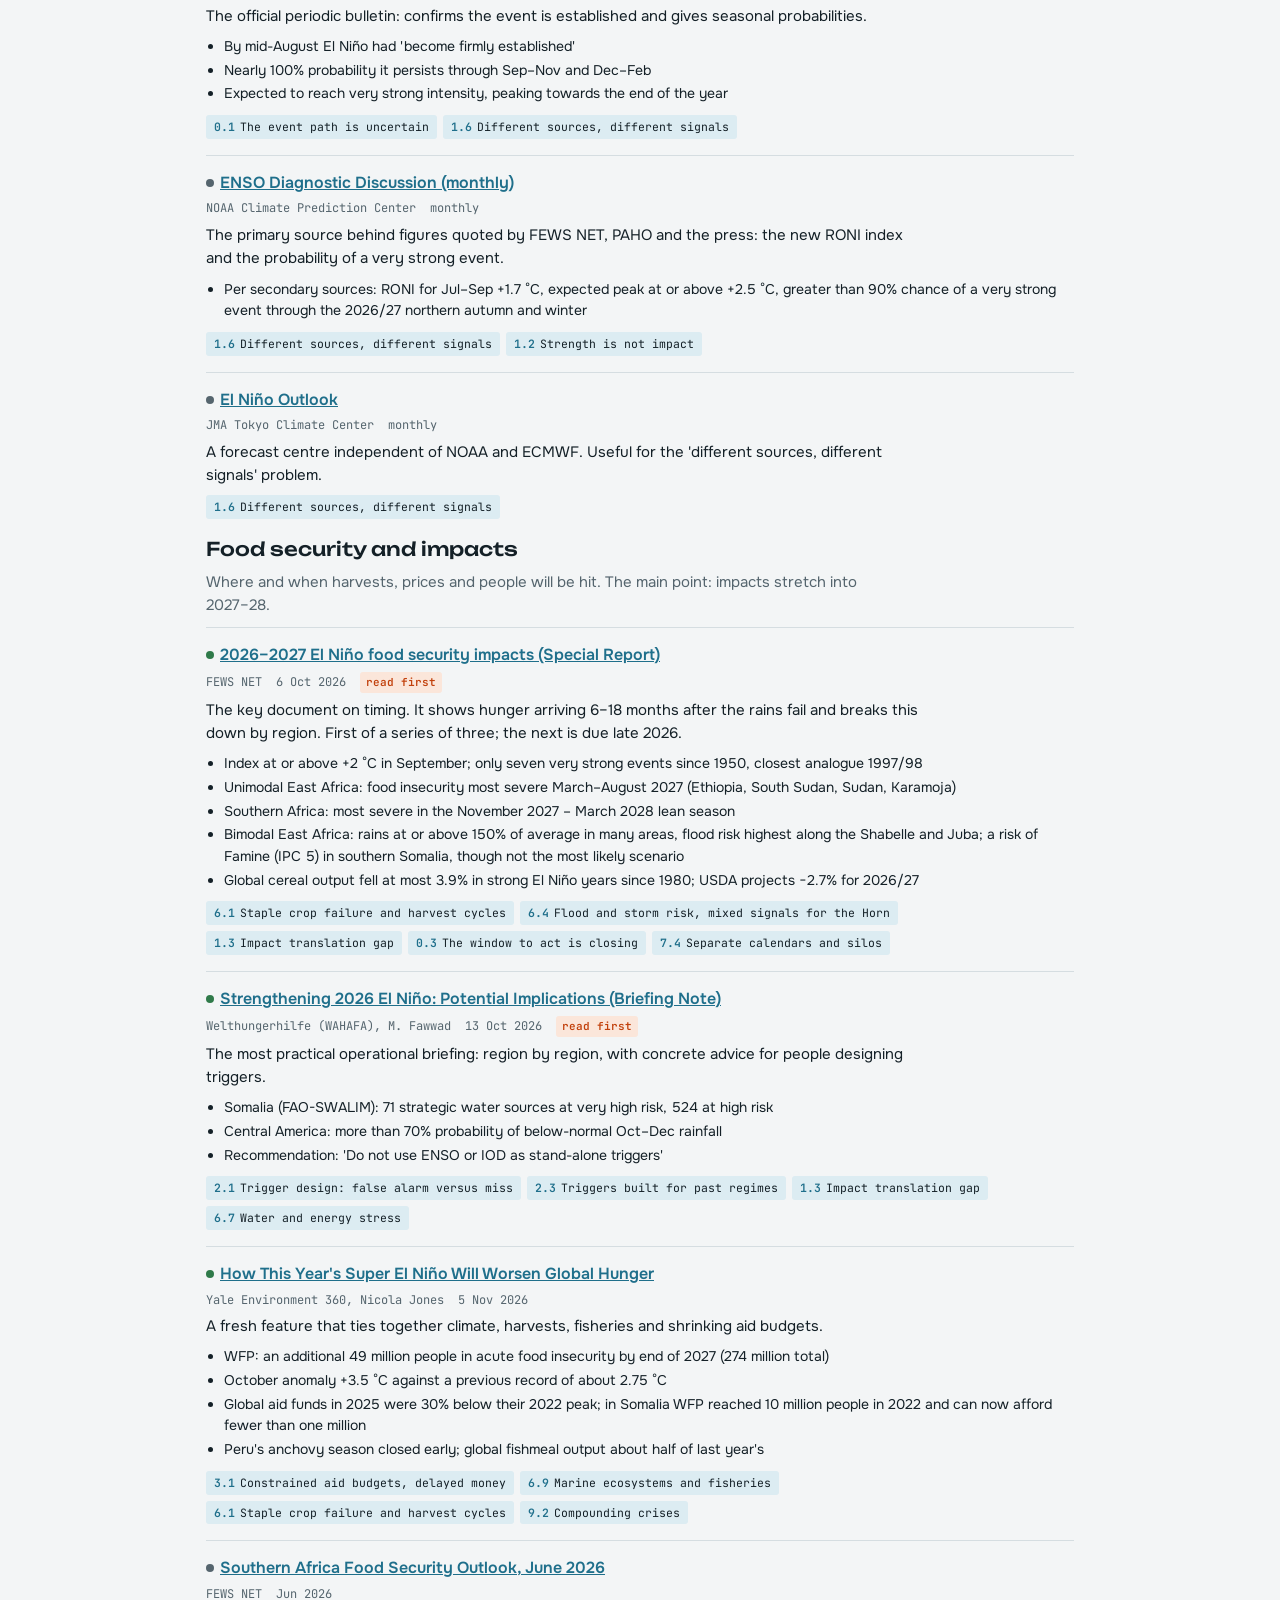
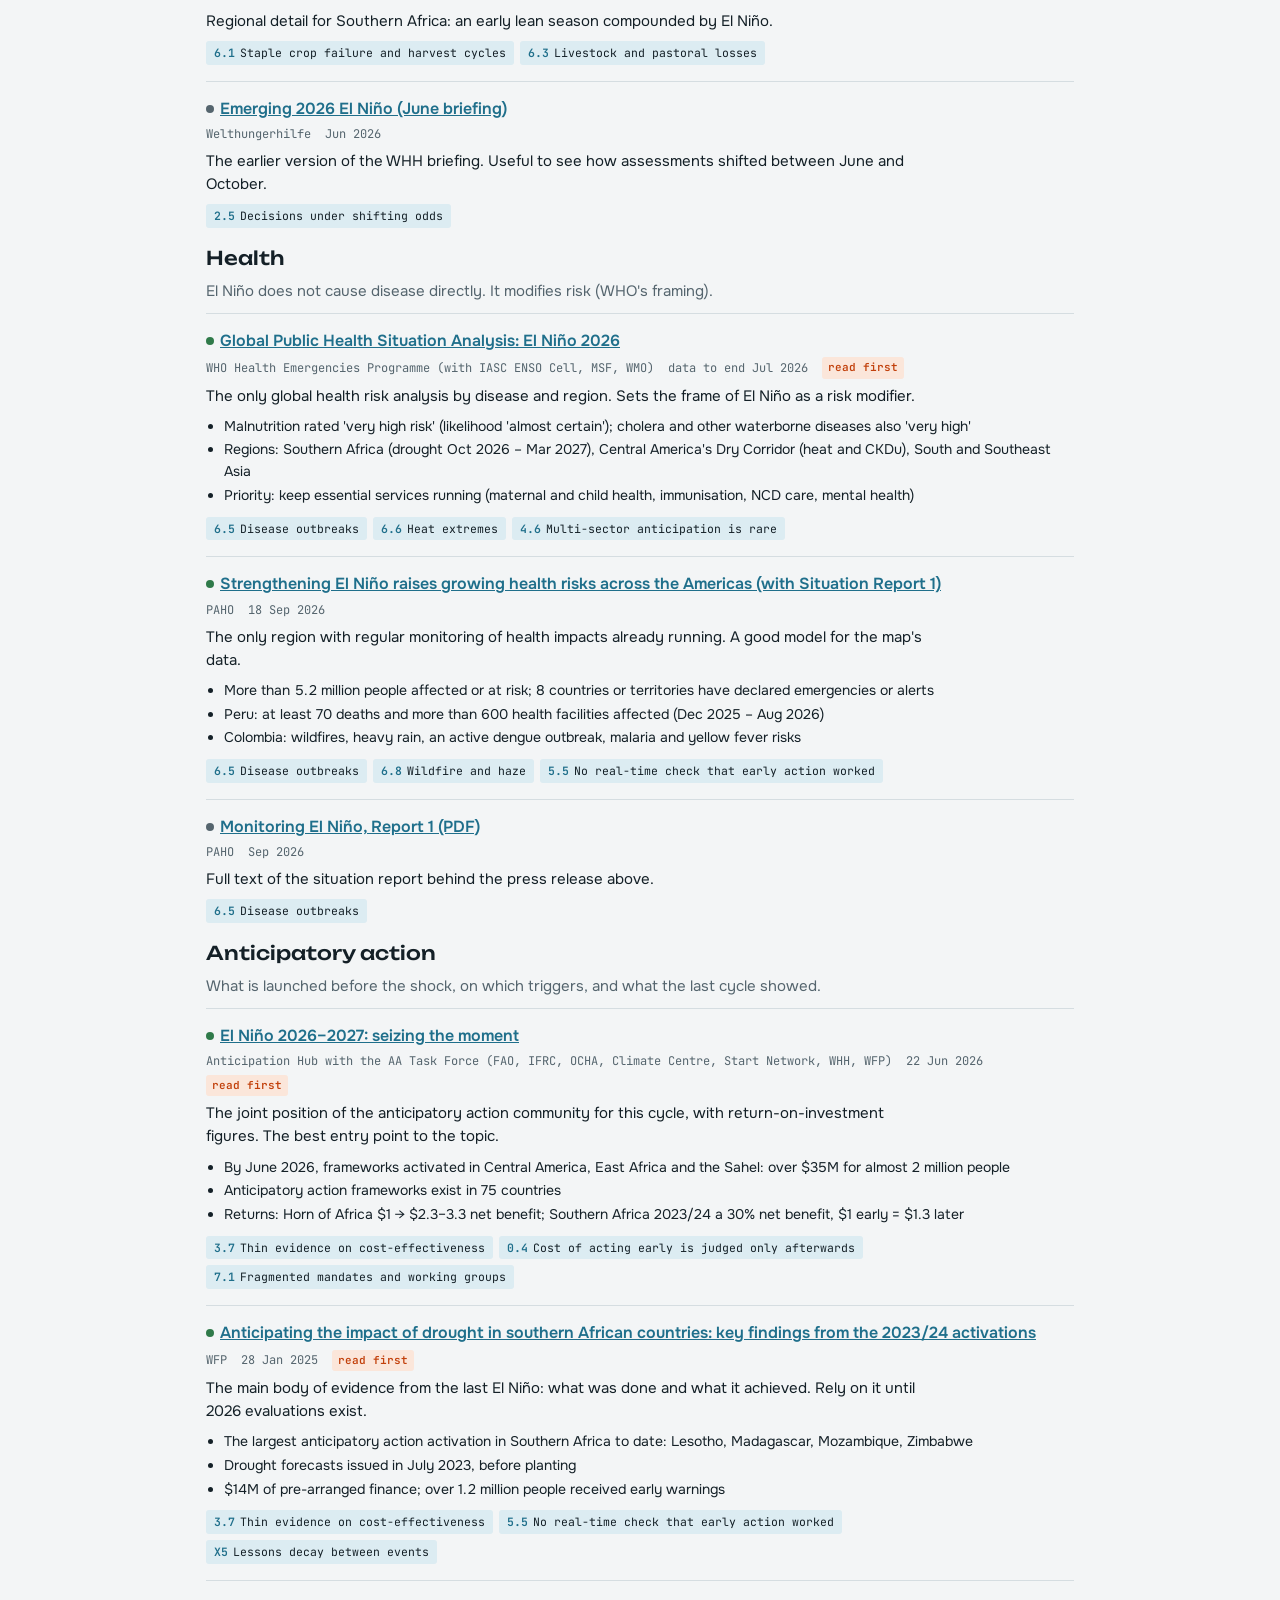
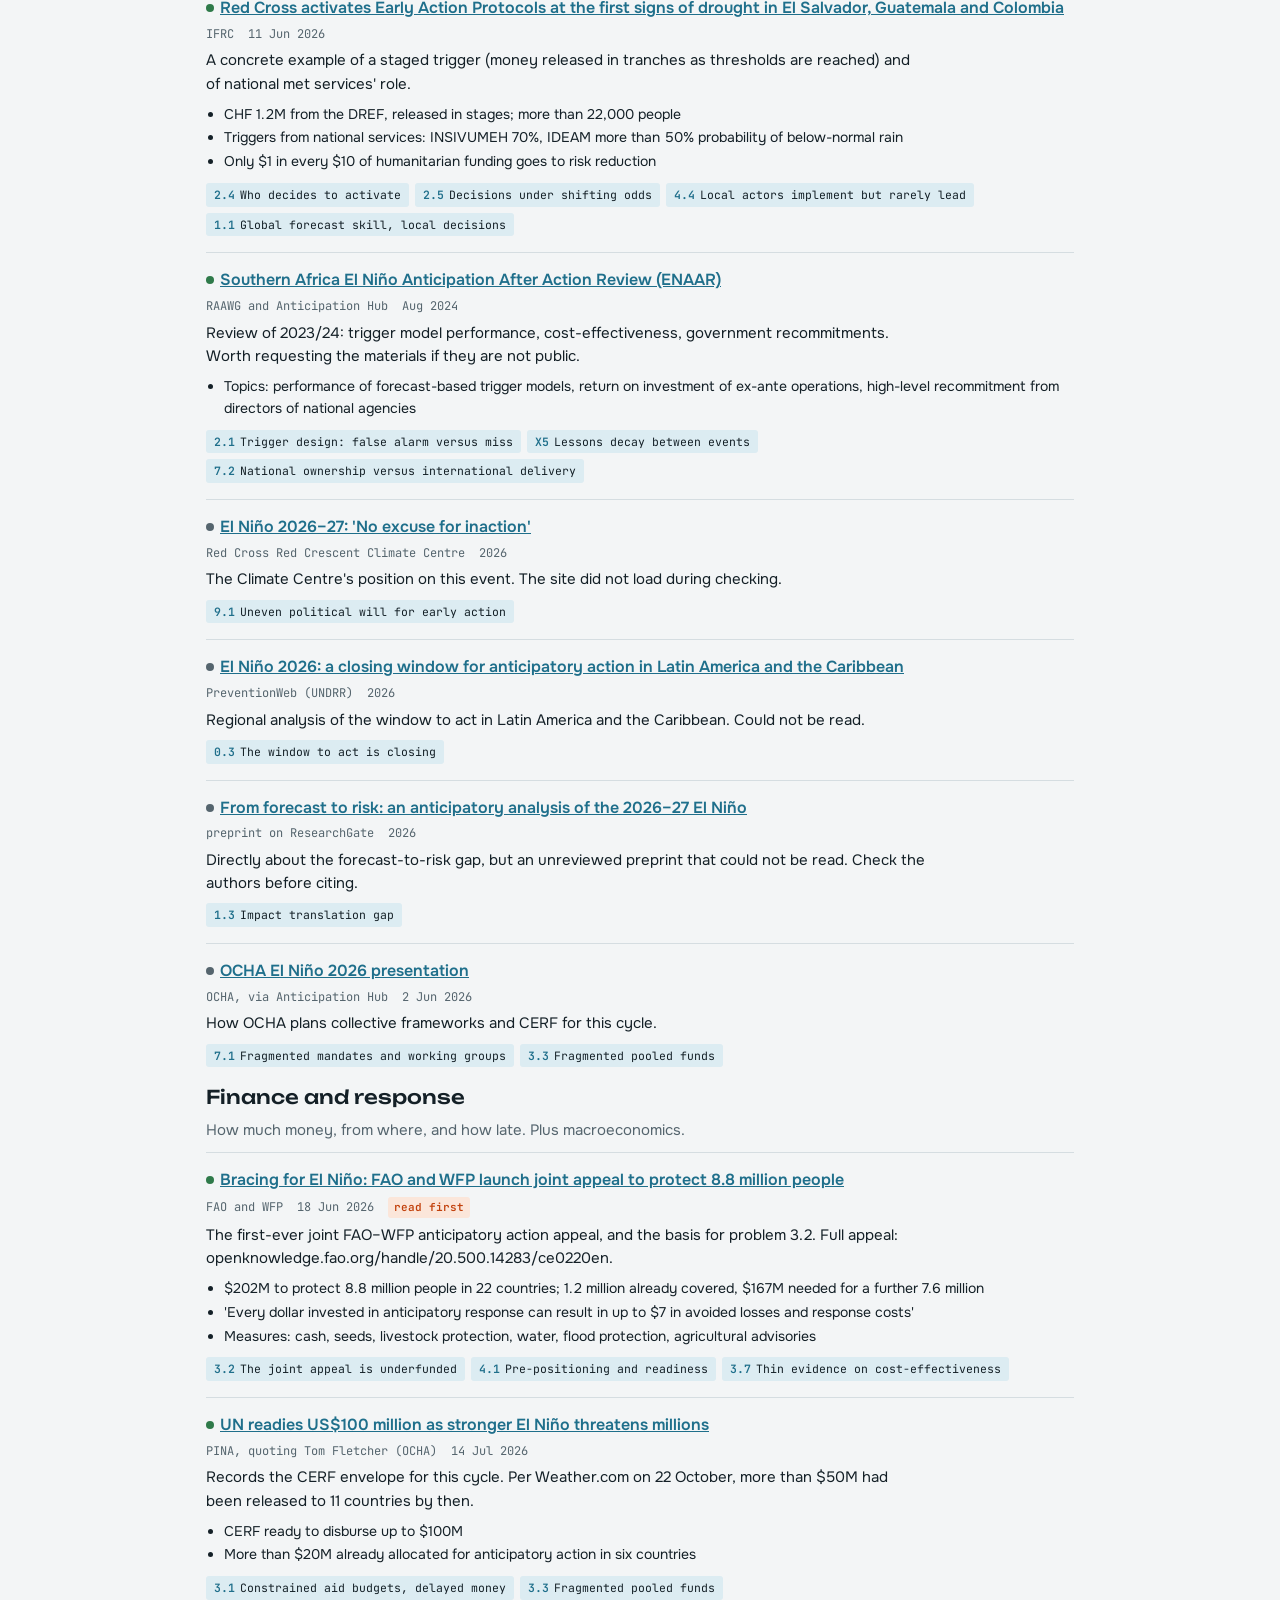
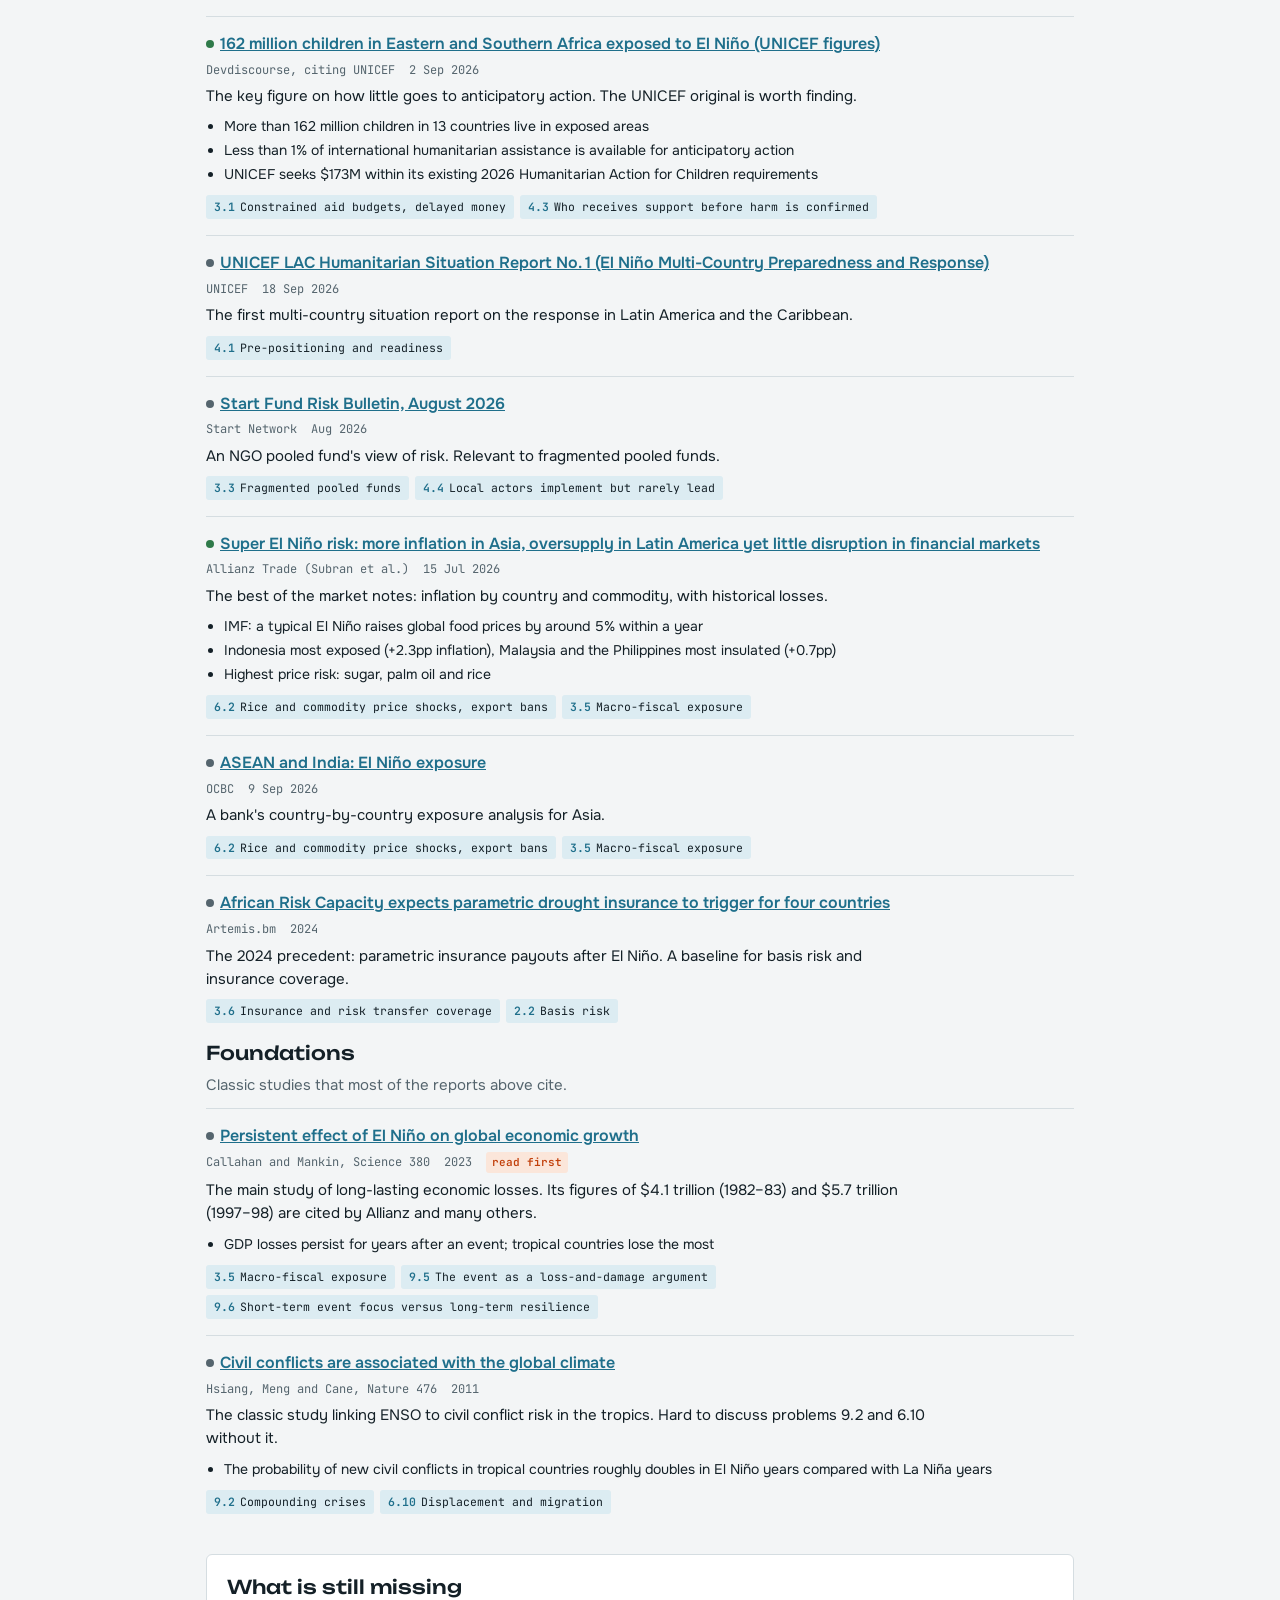
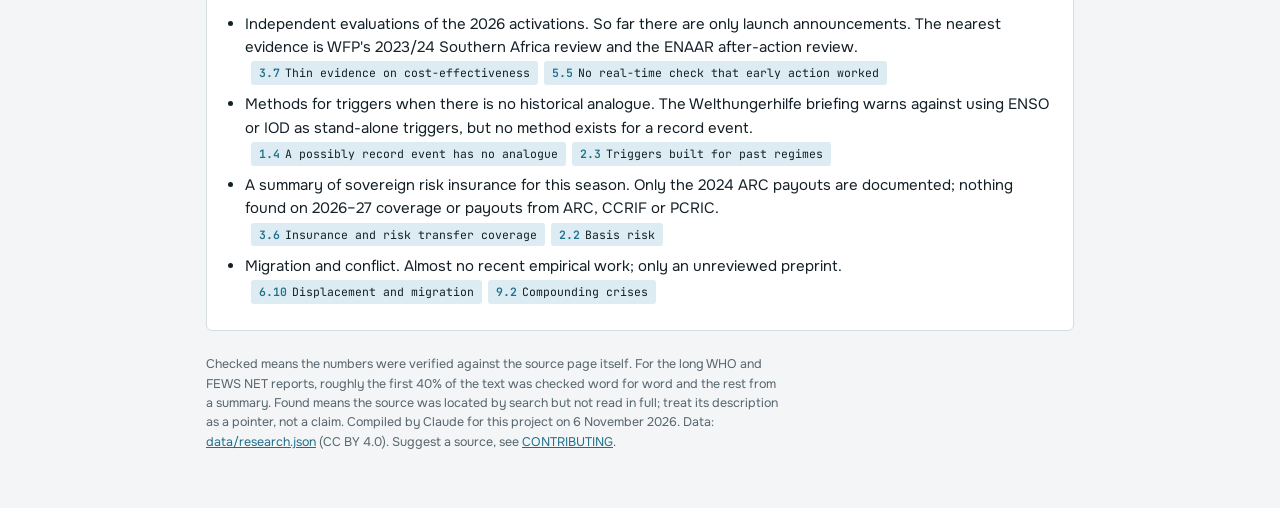
<file: research.html>
<!doctype html>
<html lang="en">
<head>
<meta charset="utf-8">
<meta name="viewport" content="width=device-width, initial-scale=1, viewport-fit=cover">
<title>El Niño 2026–27 Research</title>
<meta name="description" content="An annotated reading list of current research on the 2026–27 El Niño: forecasting, impacts, anticipatory action, response and finance, linked to the problem map.">
<link rel="preconnect" href="https://fonts.googleapis.com">
<link rel="preconnect" href="https://fonts.gstatic.com" crossorigin>
<link rel="stylesheet" href="https://fonts.googleapis.com/css2?family=Unbounded:wght@500;700&family=Onest:wght@400;500;600&family=JetBrains+Mono:wght@400;600&display=swap">
<link rel="stylesheet" href="research.css">
<link rel="stylesheet" href="nav.css">
</head>
<body>
<div class="wrap">
  <nav class="site-nav" aria-label="Site">
    <span class="brand">El Niño 2026–27</span>
    <a href="./">Impact calendar</a>
    <a href="problems.html">Problem map</a>
    <a href="research.html" aria-current="page">Research</a>
    <a href="funders.html">Coordination funders</a>
  </nav>
  <p class="moved-note">This site has moved to <a href="https://citizen-infra.github.io/senri/el-nino/research.html">citizen-infra.github.io/senri/el-nino</a>, part of SENRI. This copy is no longer updated.</p>

  <header>
    <div class="eyebrow" id="asof">Reading list</div>
    <h1>What to read on the 2026–27 El Niño</h1>
    <p class="lede" id="intro"></p>
  </header>

  <figure class="scale" aria-label="Niño 3.4 sea surface temperature anomaly, degrees Celsius">
    <div class="scale-bar"></div>
    <div class="marks">
      <div class="mark" style="left:12.5%"><span><b>+0.5</b>El Niño threshold</span></div>
      <div class="mark low" style="left:42.5%"><span><b>+1.7</b>RONI, Jul–Sep</span></div>
      <div class="mark" style="left:68.75%"><span><b>≈+2.75</b>previous record</span></div>
      <div class="mark" style="left:87.5%"><span><b>+3.5</b>October</span></div>
      <div class="mark hi low" style="left:95%"><span><b>up to +3.8</b>forecast Nov–Jan</span></div>
    </div>
    <figcaption>Scale 0 to +4 °C. Sources: WMO (Oct 2026), NOAA CPC, Yale E360 (5 Nov 2026). WMO puts past peaks at "about +3 °C"; E360 gives 2.75 °C.</figcaption>
  </figure>

  <div class="take" id="take"></div>

  <div class="controls">
    <div class="filters" role="group" aria-label="Filter by theme" id="filters"></div>
    <div class="legend">
      <span><i class="dot checked"></i>checked against the source</span>
      <span><i class="dot found"></i>found, not read in full</span>
      <span><span class="first">read first</span> most useful in its theme</span>
      <span><span class="ptag sample">6.1</span> links to that problem on the map</span>
    </div>
  </div>

  <div id="list"><p class="muted">Loading…</p></div>

  <section class="gaps">
    <h2>What is still missing</h2>
    <ul id="gaps"></ul>
  </section>

  <footer id="foot"></footer>
</div>
<script src="research.js"></script>
</body>
</html>
</file>
<file: calendar.css>
/* Layout: one horizontal time axis (Jan 2026 – Dec 2027) shared by an SST-anomaly strip, phase band and impact swimlanes; a red "today" line cuts through all of them. Cards below re-sort the same data by "when it hits". */
:root{
  --bg:#F2F4F3; --surface:#FFFFFF; --fg:#15201E; --muted:#5B6866; --line:#D5DCDA; --soft:#E7ECEA;
  --now:#D23B1F; --cool:#2E6DB0; --warm:#D9502E;
  --c-drought:#B87A12; --c-heat:#D2462A; --c-rain:#2F6FB5; --c-ocean:#14897E; --c-food:#7C52B8; --c-health:#B83A71;
  --f-display:"Unbounded","Onest",system-ui,sans-serif;
  --f-body:"Onest",system-ui,-apple-system,"Segoe UI",sans-serif;
  --f-mono:"JetBrains Mono",ui-monospace,Menlo,monospace;
  --labelw:230px; --colw:46px;
}
@media (prefers-color-scheme: dark){:root:not([data-theme="light"]){
  --bg:#0F1615; --surface:#17201F; --fg:#E6ECEA; --muted:#93A19E; --line:#2A3634; --soft:#1E2928;
  --now:#FF6A4A; --cool:#6FA3E0; --warm:#FF7A55;
  --c-drought:#E0A740; --c-heat:#FF6E4E; --c-rain:#6FA3E6; --c-ocean:#3CC2B3; --c-food:#AE8AE8; --c-health:#EC72A6; color-scheme:dark}}
:root[data-theme="dark"]{
  --bg:#0F1615; --surface:#17201F; --fg:#E6ECEA; --muted:#93A19E; --line:#2A3634; --soft:#1E2928;
  --now:#FF6A4A; --cool:#6FA3E0; --warm:#FF7A55;
  --c-drought:#E0A740; --c-heat:#FF6E4E; --c-rain:#6FA3E6; --c-ocean:#3CC2B3; --c-food:#AE8AE8; --c-health:#EC72A6; color-scheme:dark}
*{box-sizing:border-box}
html,body{margin:0}
body{background:var(--bg);color:var(--fg);font-family:var(--f-body);font-size:15px;line-height:1.5}
.wrap{max-width:1180px;margin:0 auto;padding-left:max(16px,env(safe-area-inset-left,0px));padding-right:max(16px,env(safe-area-inset-right,0px));padding-block:28px 56px;display:flex;flex-direction:column;gap:28px}
h1{font-family:var(--f-display);font-weight:700;font-size:clamp(26px,4.4vw,42px);line-height:1.1;margin:0;text-wrap:balance;letter-spacing:-.01em}
h2{font-family:var(--f-display);font-weight:500;font-size:19px;margin:0;text-wrap:balance}
.eyebrow{font-family:var(--f-mono);font-size:12px;letter-spacing:.08em;text-transform:uppercase;color:var(--muted)}
.lede{max-width:68ch;color:var(--fg);margin:0}
.muted{color:var(--muted)}
header{display:flex;flex-direction:column;gap:12px}

.status{display:grid;grid-template-columns:repeat(auto-fit,minmax(200px,1fr));gap:12px}
.stat{background:var(--surface);border:1px solid var(--line);border-radius:10px;padding:14px 16px;display:flex;flex-direction:column;gap:4px;min-width:0}
.stat b{font-family:var(--f-mono);font-size:24px;font-weight:600;font-variant-numeric:tabular-nums}
.stat.here{border-color:var(--now)}
.stat.here b{color:var(--now)}
.stat span{font-size:13px;color:var(--muted)}

.legend{display:flex;flex-wrap:wrap;gap:8px 16px;font-size:13px;align-items:center}
.legend i{display:inline-block;width:14px;height:10px;border-radius:3px;margin-right:6px;vertical-align:-1px}
.filters{display:flex;flex-wrap:wrap;gap:8px}
.filters button{font:inherit;font-size:13px;border:1px solid var(--line);background:var(--surface);color:var(--fg);padding:6px 12px;border-radius:999px;cursor:pointer}
.filters button[aria-pressed="true"]{background:var(--fg);color:var(--bg);border-color:var(--fg)}
.filters button:focus-visible,.row-label:focus-visible{outline:2px solid var(--now);outline-offset:2px}

.chart-box{background:var(--surface);border:1px solid var(--line);border-radius:12px;overflow:hidden}
.scroller{overflow-x:auto;-webkit-overflow-scrolling:touch}
.grid{position:relative;width:calc(var(--labelw) + 24 * var(--colw));font-size:13px}
.r{display:grid;grid-template-columns:var(--labelw) repeat(24,var(--colw));align-items:center;min-height:34px;border-bottom:1px solid var(--soft)}
.r > .lab{position:sticky;left:0;z-index:3;background:var(--surface);padding:6px 12px;border-right:1px solid var(--line);align-self:stretch;display:flex;align-items:center;gap:8px;min-width:0}
.head .m{font-family:var(--f-mono);font-size:11px;color:var(--muted);text-align:center;padding:8px 0 6px}
.head .m.yr{color:var(--fg);font-weight:600}
.head .m.cur{color:var(--now);font-weight:600}
.group .lab{font-family:var(--f-mono);font-size:11px;letter-spacing:.08em;text-transform:uppercase;color:var(--muted);background:var(--soft)}
.group{background:var(--soft);min-height:26px}
.bar{height:20px;border-radius:5px;margin:0 2px;position:relative;cursor:pointer;border:0;padding:0}
.bar.past{opacity:.32}
.bar.future{opacity:.8}
.bar.now{box-shadow:0 0 0 2px var(--surface),0 0 0 3.5px var(--now)}
.row-label{font:inherit;text-align:left;background:none;border:0;color:var(--fg);padding:0;cursor:pointer;line-height:1.25;min-width:0}
.row-label small{display:block;color:var(--muted);font-size:11.5px}
.conf{font-family:var(--f-mono);font-size:10px;letter-spacing:1px;color:var(--muted);margin-left:auto;white-space:nowrap}
.r.dim{display:none}

.phase{height:26px;display:flex;align-items:center;justify-content:center;font-size:11.5px;font-weight:600;border-radius:4px;margin:0 1px;color:#fff;white-space:nowrap;overflow:hidden}
.sst svg{display:block}
.today{position:absolute;top:0;bottom:0;width:2px;background:var(--now);z-index:2;pointer-events:none}
.today span{position:absolute;top:44px;left:6px;background:var(--now);color:#fff;font-family:var(--f-mono);font-size:11px;padding:2px 6px;border-radius:4px;white-space:nowrap}

.cards{display:grid;grid-template-columns:repeat(auto-fit,minmax(260px,1fr));gap:16px}
.col{display:flex;flex-direction:column;gap:10px;min-width:0}
.col h3{font-family:var(--f-display);font-weight:500;font-size:15px;margin:0;display:flex;gap:8px;align-items:baseline}
.col h3 .n{font-family:var(--f-mono);font-size:12px;color:var(--muted)}
.card{background:var(--surface);border:1px solid var(--line);border-left:4px solid var(--k);border-radius:8px;padding:10px 12px;display:flex;flex-direction:column;gap:4px;min-width:0}
.card.flash{outline:2px solid var(--now)}
.card .t{font-weight:600;line-height:1.3}
.card .w{font-family:var(--f-mono);font-size:11.5px;color:var(--muted)}
.card p{margin:0;font-size:13.5px}
.card .an{font-size:12px;color:var(--muted)}

.notes{display:grid;grid-template-columns:repeat(auto-fit,minmax(300px,1fr));gap:24px}
.notes section{display:flex;flex-direction:column;gap:8px;min-width:0}
.notes ul{margin:0;padding-left:18px;display:flex;flex-direction:column;gap:6px;font-size:14px}
a{color:var(--cool)}
footer{font-size:12.5px;color:var(--muted);border-top:1px solid var(--line);padding-top:14px}
@media (max-width:600px){:root{--labelw:160px;--colw:40px}.conf{display:none}}
@media (prefers-reduced-motion:reduce){*{scroll-behavior:auto!important}}

.block{display:flex;flex-direction:column;gap:12px}
.small{font-size:12.5px}
.loading{padding:16px;color:var(--muted)}
</file>
<file: nav.css>
/* Shared site menu. Uses each page's own tokens with fallbacks. */
.site-nav{display:flex;flex-wrap:wrap;align-items:center;gap:6px 18px;padding-bottom:10px;border-bottom:1px solid var(--line,#d6d9df);font-size:14px}
.site-nav .brand{font-family:'JetBrains Mono',ui-monospace,Menlo,monospace;font-size:12px;letter-spacing:.08em;text-transform:uppercase;color:var(--muted,#59616d);margin-right:auto}
.site-nav a{color:var(--muted,#59616d);text-decoration:none;padding:4px 0;border-bottom:2px solid transparent}
.site-nav a:hover{color:var(--ink,var(--fg,#14181f))}
.site-nav a[aria-current="page"]{color:var(--ink,var(--fg,#14181f));border-bottom-color:var(--accent,var(--now,#0f766e));font-weight:600}
.moved-note{margin:10px 0 0;padding:8px 12px;border:1px solid var(--accent,var(--now,#0f766e));border-radius:6px;font-size:14px}
</file>
<file: funders.css>
/* Funders page. Tokens shared with calendar.css (same palette and type); layout: summary figures, filterable funder list with problem chips, then a problem-by-funder coverage table. */
:root{
  --bg:#F2F4F3; --surface:#FFFFFF; --fg:#15201E; --muted:#5B6866; --line:#D5DCDA; --soft:#E7ECEA;
  --now:#D23B1F; --cool:#2E6DB0; --warm:#D9502E;
  --c-drought:#B87A12; --c-heat:#D2462A; --c-rain:#2F6FB5; --c-ocean:#14897E; --c-food:#7C52B8; --c-health:#B83A71;
  --f-display:"Unbounded","Onest",system-ui,sans-serif;
  --f-body:"Onest",system-ui,-apple-system,"Segoe UI",sans-serif;
  --f-mono:"JetBrains Mono",ui-monospace,Menlo,monospace;
}
@media (prefers-color-scheme: dark){:root:not([data-theme="light"]){
  --bg:#0F1615; --surface:#17201F; --fg:#E6ECEA; --muted:#93A19E; --line:#2A3634; --soft:#1E2928;
  --now:#FF6A4A; --cool:#6FA3E0; --warm:#FF7A55;
  --c-drought:#E0A740; --c-heat:#FF6E4E; --c-rain:#6FA3E6; --c-ocean:#3CC2B3; --c-food:#AE8AE8; --c-health:#EC72A6; color-scheme:dark}}
:root[data-theme="dark"]{
  --bg:#0F1615; --surface:#17201F; --fg:#E6ECEA; --muted:#93A19E; --line:#2A3634; --soft:#1E2928;
  --now:#FF6A4A; --cool:#6FA3E0; --warm:#FF7A55;
  --c-drought:#E0A740; --c-heat:#FF6E4E; --c-rain:#6FA3E6; --c-ocean:#3CC2B3; --c-food:#AE8AE8; --c-health:#EC72A6; color-scheme:dark}
*{box-sizing:border-box}
html,body{margin:0}
body{background:var(--bg);color:var(--fg);font-family:var(--f-body);font-size:15px;line-height:1.5}
.wrap{max-width:1180px;margin:0 auto;padding-left:max(16px,env(safe-area-inset-left,0px));padding-right:max(16px,env(safe-area-inset-right,0px));padding-block:28px 56px;display:flex;flex-direction:column;gap:28px}
h1{font-family:var(--f-display);font-weight:700;font-size:clamp(26px,4.4vw,42px);line-height:1.1;margin:0;text-wrap:balance;letter-spacing:-.01em}
h2{font-family:var(--f-display);font-weight:500;font-size:19px;margin:0;text-wrap:balance}
.eyebrow{font-family:var(--f-mono);font-size:12px;letter-spacing:.08em;text-transform:uppercase;color:var(--muted)}
.lede{max-width:68ch;color:var(--fg);margin:0}
.muted{color:var(--muted)}
header{display:flex;flex-direction:column;gap:12px}

.status{display:grid;grid-template-columns:repeat(auto-fit,minmax(200px,1fr));gap:12px}
.stat{background:var(--surface);border:1px solid var(--line);border-radius:10px;padding:14px 16px;display:flex;flex-direction:column;gap:4px;min-width:0}
.stat b{font-family:var(--f-mono);font-size:24px;font-weight:600;font-variant-numeric:tabular-nums}
.stat.here{border-color:var(--now)}
.stat.here b{color:var(--now)}
.stat span{font-size:13px;color:var(--muted)}
:root{--fit-direct:#14897E;--fit-partner:#B87A12;--fit-context:#5B6866;--gap:#D23B1F}
@media (prefers-color-scheme: dark){:root:not([data-theme="light"]){--fit-direct:#3CC2B3;--fit-partner:#E0A740;--fit-context:#93A19E;--gap:#FF6A4A}}
:root[data-theme="dark"]{--fit-direct:#3CC2B3;--fit-partner:#E0A740;--fit-context:#93A19E;--gap:#FF6A4A}
.wrap{max-width:1040px}
.block{display:flex;flex-direction:column;gap:14px}
.prose{max-width:70ch;margin:0}
.prose + .prose{margin-top:-4px}
a{color:var(--c-ocean)}
.filters .lab{font-family:var(--f-mono);font-size:11px;letter-spacing:.08em;text-transform:uppercase;color:var(--muted);align-self:center;margin-right:4px}
.filters button:focus-visible,.chip:focus-visible{outline:2px solid var(--now);outline-offset:2px}
.flist{display:flex;flex-direction:column;gap:10px}
.f{background:var(--surface);border:1px solid var(--line);border-radius:10px;padding:14px 16px;display:grid;grid-template-columns:1fr auto;gap:8px 16px}
.f > *{min-width:0}
.f h3{font-size:16px;margin:0;line-height:1.3}
.f .kind{font-size:13px;color:var(--muted)}
.fit{font-family:var(--f-mono);font-size:11px;padding:3px 9px;border-radius:999px;border:1px solid currentColor;white-space:nowrap;align-self:start}
.fit.direct{color:var(--fit-direct)} .fit.partner{color:var(--fit-partner)} .fit.context{color:var(--fit-context)}
.f dl{grid-column:1/-1;display:grid;grid-template-columns:150px 1fr;gap:6px 14px;margin:0;font-size:14px}
.f dt{color:var(--muted)}
.f dd{margin:0}
@media (max-width:560px){.f dl{grid-template-columns:1fr}.f dt{margin-top:4px}}
.verify{font-family:var(--f-mono);font-size:10.5px;letter-spacing:.05em;color:var(--gap);margin-left:6px}
.chips{display:flex;flex-wrap:wrap;gap:6px}
.chip{font-family:var(--f-mono);font-size:12px;text-decoration:none;color:var(--fg);background:var(--soft);border:1px solid var(--line);border-radius:6px;padding:2px 7px}
.chip:hover{border-color:var(--fg)}
.fn{font-size:12px;color:var(--muted);background:none;border:1px dashed var(--line);border-radius:6px;padding:2px 7px}
.src{font-size:13px;color:var(--muted);display:flex;flex-direction:column;gap:2px}
.src a{overflow-wrap:anywhere}
.cov{background:var(--surface);border:1px solid var(--line);border-radius:12px;overflow-x:auto}
.cov table{border-collapse:collapse;width:100%;font-size:13.5px;min-width:560px}
.cov th,.cov td{text-align:left;padding:7px 12px;border-bottom:1px solid var(--soft);vertical-align:top}
.cov th{font-family:var(--f-mono);font-size:11px;letter-spacing:.06em;text-transform:uppercase;color:var(--muted);font-weight:400}
.cov tr.layer td{background:var(--soft);font-family:var(--f-mono);font-size:11px;letter-spacing:.06em;text-transform:uppercase;color:var(--muted)}
.cov td.id{font-family:var(--f-mono);white-space:nowrap}
.cov td.n{font-family:var(--f-mono);font-variant-numeric:tabular-nums;text-align:right;width:40px}
.cov tr.gap td.n{color:var(--gap);font-weight:600}
.cov .who{color:var(--muted)}
.gapnote{color:var(--gap)}
.notes{display:grid;grid-template-columns:repeat(auto-fit,minmax(300px,1fr));gap:24px}
.notes section{display:flex;flex-direction:column;gap:8px;min-width:0}
.notes ul{margin:0;padding-left:18px;display:flex;flex-direction:column;gap:6px}
footer{color:var(--muted);font-size:13px;border-top:1px solid var(--line);padding-top:14px}
.small{font-size:13px}
.filters{display:flex;flex-wrap:wrap;gap:8px}
.filters button{font:inherit;font-size:13px;border:1px solid var(--line);background:var(--surface);color:var(--fg);padding:6px 12px;border-radius:999px;cursor:pointer}
.filters button[aria-pressed="true"]{background:var(--fg);color:var(--bg);border-color:var(--fg)}
.filters button:focus-visible,.row-label:focus-visible{outline:2px solid var(--now);outline-offset:2px}
</file>
<file: research.css>
/* Layout: one reading column; an SST-anomaly scale opens the page, then theme filters and annotated entries whose problem tags link into the map. */
:root{
  --bg:#F3F5F6; --surface:#FFFFFF; --fg:#142027; --muted:#55656E; --line:#D5DDE1;
  --accent:#1F6F8B; --warm:#C2410C; --warm-soft:#FBE6DA; --cool-soft:#DCECF2; --ok:#2F7A4A;
  --f-display:"Unbounded","Onest",system-ui,sans-serif;
  --f-body:"Onest",system-ui,-apple-system,"Segoe UI",sans-serif;
  --f-mono:"JetBrains Mono",ui-monospace,Menlo,monospace;
}
@media (prefers-color-scheme: dark){:root:not([data-theme="light"]){
  --bg:#0E171C; --surface:#15222A; --fg:#E3EAEE; --muted:#93A4AD; --line:#2A3A43;
  --accent:#6BB7D3; --warm:#F2895A; --warm-soft:#3A2218; --cool-soft:#16313C; --ok:#6CC28C; color-scheme:dark}}
:root[data-theme="dark"]{
  --bg:#0E171C; --surface:#15222A; --fg:#E3EAEE; --muted:#93A4AD; --line:#2A3A43;
  --accent:#6BB7D3; --warm:#F2895A; --warm-soft:#3A2218; --cool-soft:#16313C; --ok:#6CC28C; color-scheme:dark}
*{box-sizing:border-box}
html,body{margin:0}
body{background:var(--bg);color:var(--fg);font-family:var(--f-body);font-size:15px;line-height:1.55}
.wrap{max-width:900px;margin:0 auto;padding-left:max(16px,env(safe-area-inset-left,0px));padding-right:max(16px,env(safe-area-inset-right,0px));padding-block:28px 56px;display:flex;flex-direction:column;gap:24px}
h1{font-family:var(--f-display);font-weight:700;font-size:clamp(24px,4.2vw,38px);line-height:1.12;margin:0;text-wrap:balance;letter-spacing:-.01em}
h2{font-family:var(--f-display);font-weight:500;font-size:19px;margin:0;text-wrap:balance}
header{display:flex;flex-direction:column;gap:12px}
.eyebrow{font-family:var(--f-mono);font-size:12px;letter-spacing:.08em;text-transform:uppercase;color:var(--warm)}
.lede{max-width:68ch;margin:0}
.muted{color:var(--muted)}
a{color:var(--accent)}
:focus-visible{outline:2px solid var(--warm);outline-offset:2px}

.scale{margin:0}
.scale-bar{height:14px;border-radius:3px;background:linear-gradient(90deg,var(--cool-soft) 0%,var(--cool-soft) 12.5%,#F6C9A8 12.5%,#EC8A52 55%,var(--warm) 100%)}
.marks{position:relative;height:88px;font-family:var(--f-mono);font-size:11px;color:var(--muted)}
.mark{position:absolute;top:0;width:1px;height:10px;background:var(--fg)}
.mark span{position:absolute;top:14px;left:0;transform:translateX(-50%);width:120px;text-align:center}
.mark b{display:block;color:var(--fg);font-weight:600}
.mark.hi b{color:var(--warm)}
.mark.hi span{left:auto;right:-6px;transform:none;text-align:right}
.mark.low{height:50px}
.mark.low span{top:54px}
.scale figcaption{font-size:12px;color:var(--muted)}
@media (max-width:560px){.mark span{width:84px;font-size:10px}}

.take{display:grid;grid-template-columns:repeat(auto-fit,minmax(240px,1fr));gap:12px}
.take div{background:var(--surface);border:1px solid var(--line);border-radius:6px;padding:14px 16px;min-width:0}
.take strong{display:block;font-weight:600;font-size:16px;margin-bottom:4px}
.take p{margin:0;font-size:14px;color:var(--muted)}

.controls{display:flex;flex-direction:column;gap:10px}
.filters{display:flex;flex-wrap:wrap;gap:8px}
.filters button{font:500 13px var(--f-body);border:1px solid var(--line);background:var(--surface);color:var(--fg);border-radius:999px;padding:6px 12px;cursor:pointer}
.filters button[aria-pressed="true"]{background:var(--fg);color:var(--bg);border-color:var(--fg)}
.legend{font-size:12px;color:var(--muted);display:flex;gap:6px 16px;flex-wrap:wrap;align-items:center}
.dot{display:inline-block;width:8px;height:8px;border-radius:50%;margin-right:6px;vertical-align:1px;flex:none}
.dot.checked{background:var(--ok)} .dot.found{background:var(--muted)}

section.theme{display:flex;flex-direction:column}
section.theme>p{color:var(--muted);margin:6px 0 10px;max-width:68ch}
.entry{border-top:1px solid var(--line);padding:16px 0;display:grid;grid-template-columns:minmax(0,1fr);gap:6px;overflow-wrap:break-word;scroll-margin-top:16px}
.entry:target{background:var(--warm-soft);box-shadow:0 0 0 8px var(--warm-soft);border-radius:2px}
.entry h3{font-size:16px;font-weight:600;margin:0;line-height:1.35}
.meta{font-family:var(--f-mono);font-size:12px;color:var(--muted);display:flex;flex-wrap:wrap;gap:4px 14px;align-items:center}
.why{margin:0;max-width:72ch;overflow-wrap:anywhere}
.facts{margin:0;padding-left:18px;font-size:14px}
.facts li{margin:2px 0}
.ptags{display:flex;flex-wrap:wrap;gap:6px;margin-top:2px}
.ptag{font-family:var(--f-mono);font-size:11.5px;background:var(--cool-soft);color:var(--fg);border-radius:3px;padding:2px 7px;text-decoration:none;border:1px solid transparent}
a.ptag:hover{border-color:var(--accent)}
.ptag b{font-weight:600;color:var(--accent);margin-right:5px}
.ptag.sample{color:var(--accent);font-weight:600}
.first{font-family:var(--f-mono);font-size:11px;background:var(--warm-soft);color:var(--warm);border-radius:3px;padding:2px 6px;font-weight:600}

.gaps{background:var(--surface);border:1px solid var(--line);border-radius:6px;padding:18px 20px}
.gaps ul{margin:10px 0 0;padding-left:18px}
.gaps li{margin:8px 0}
.gaps .ptags{display:inline-flex;margin-left:6px;vertical-align:1px}
footer{font-size:12.5px;color:var(--muted);max-width:72ch}
</file>
